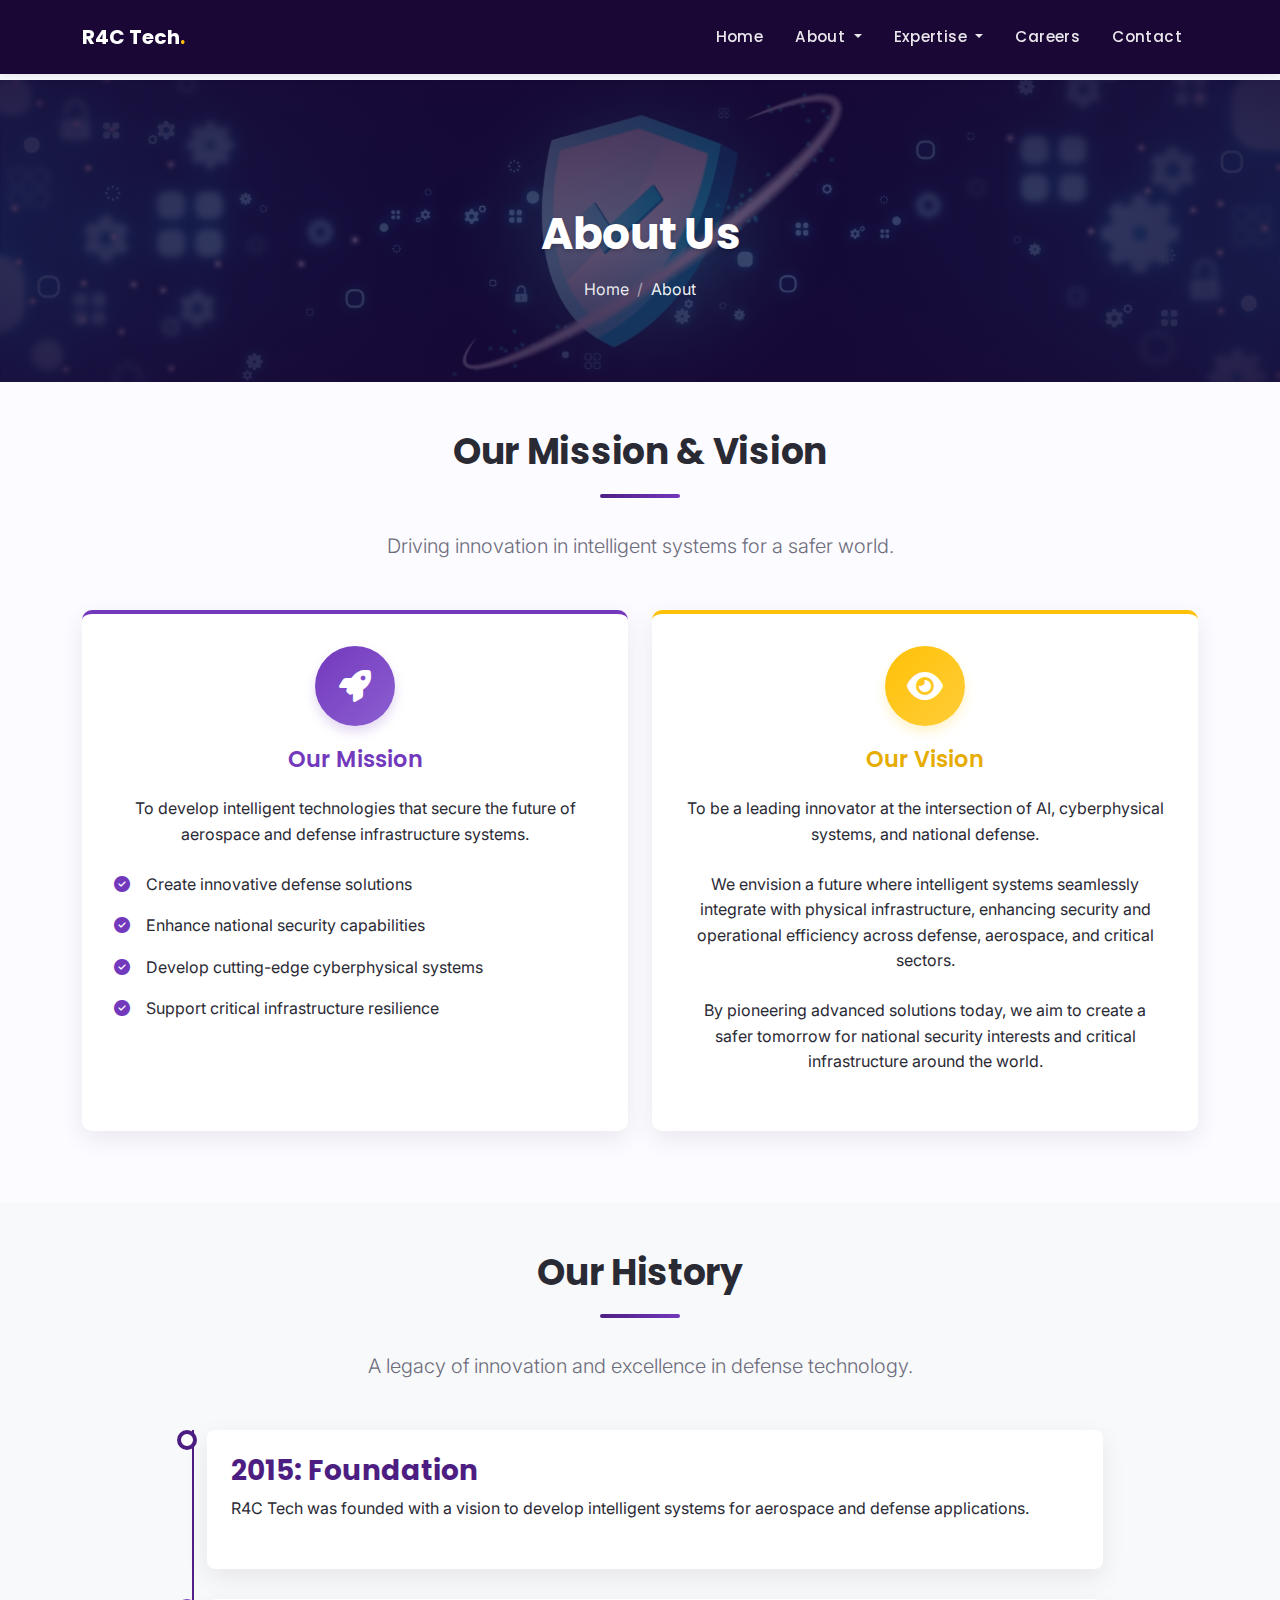
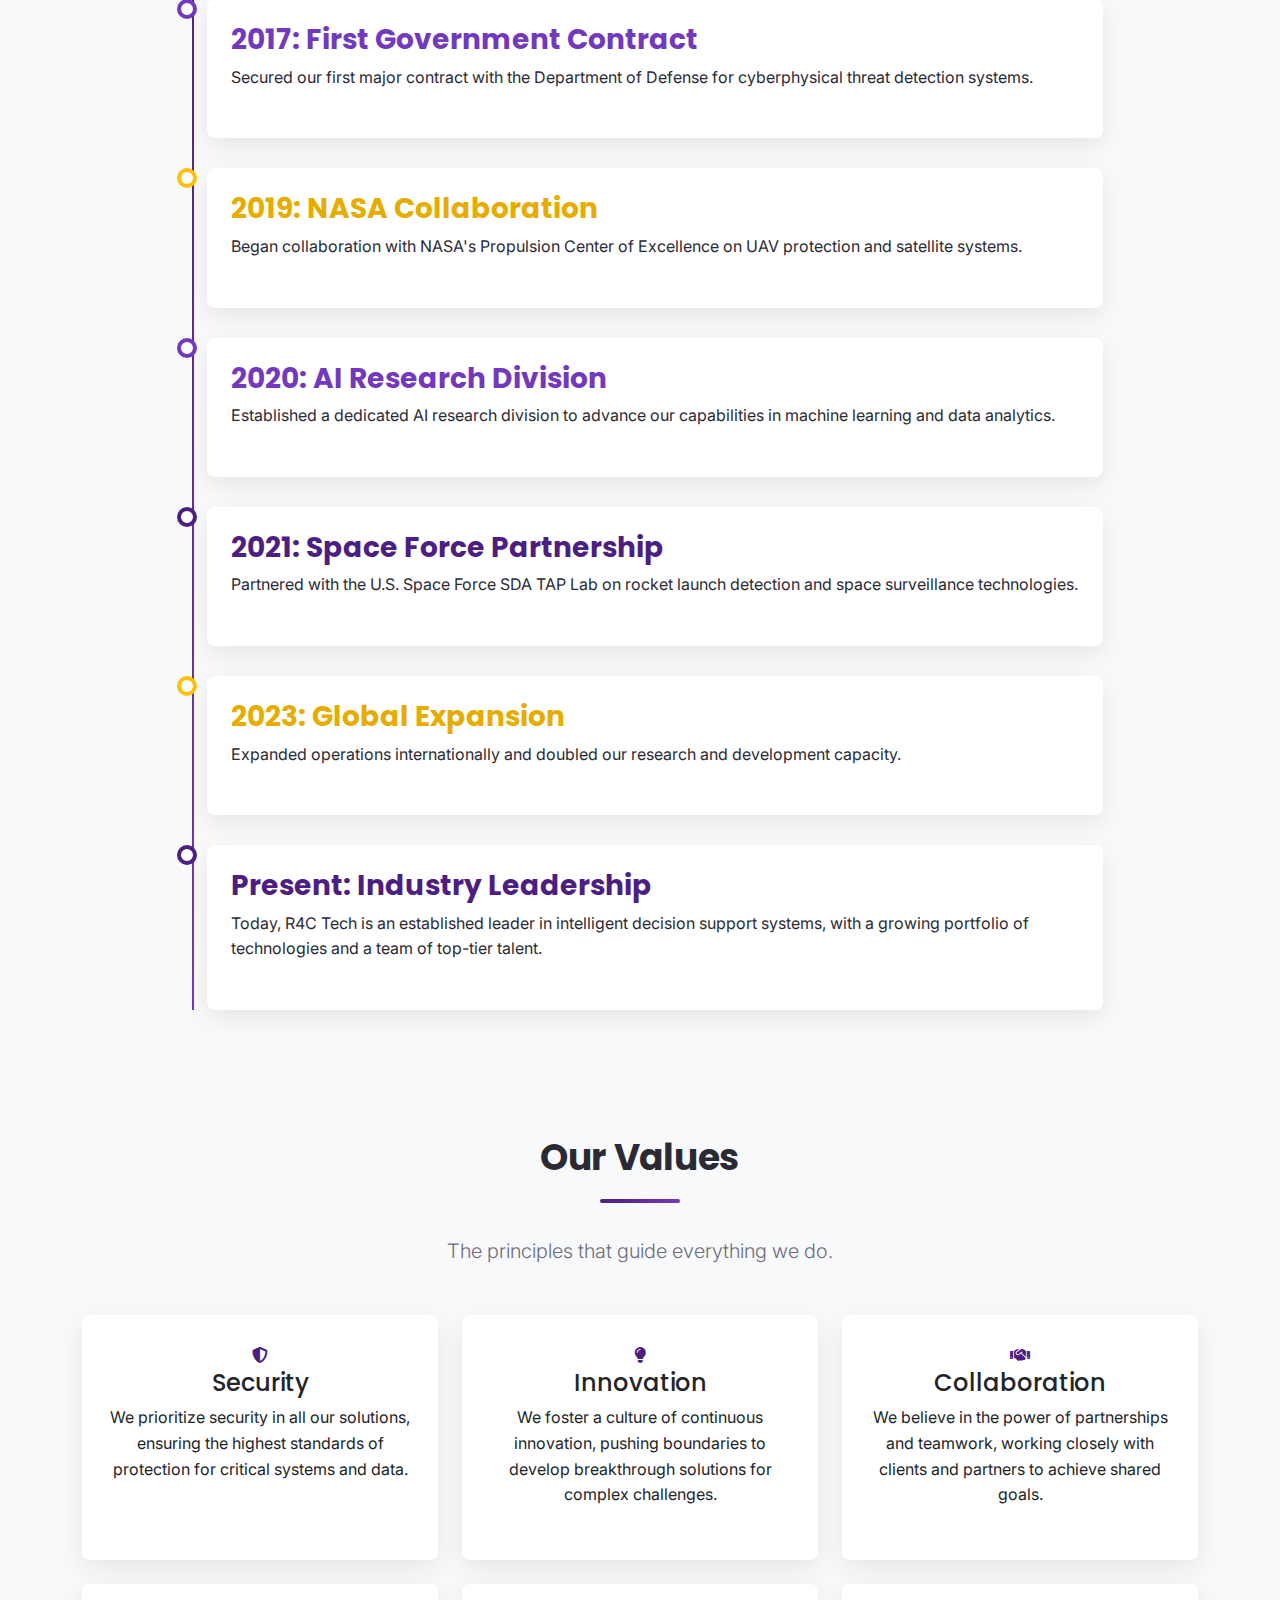
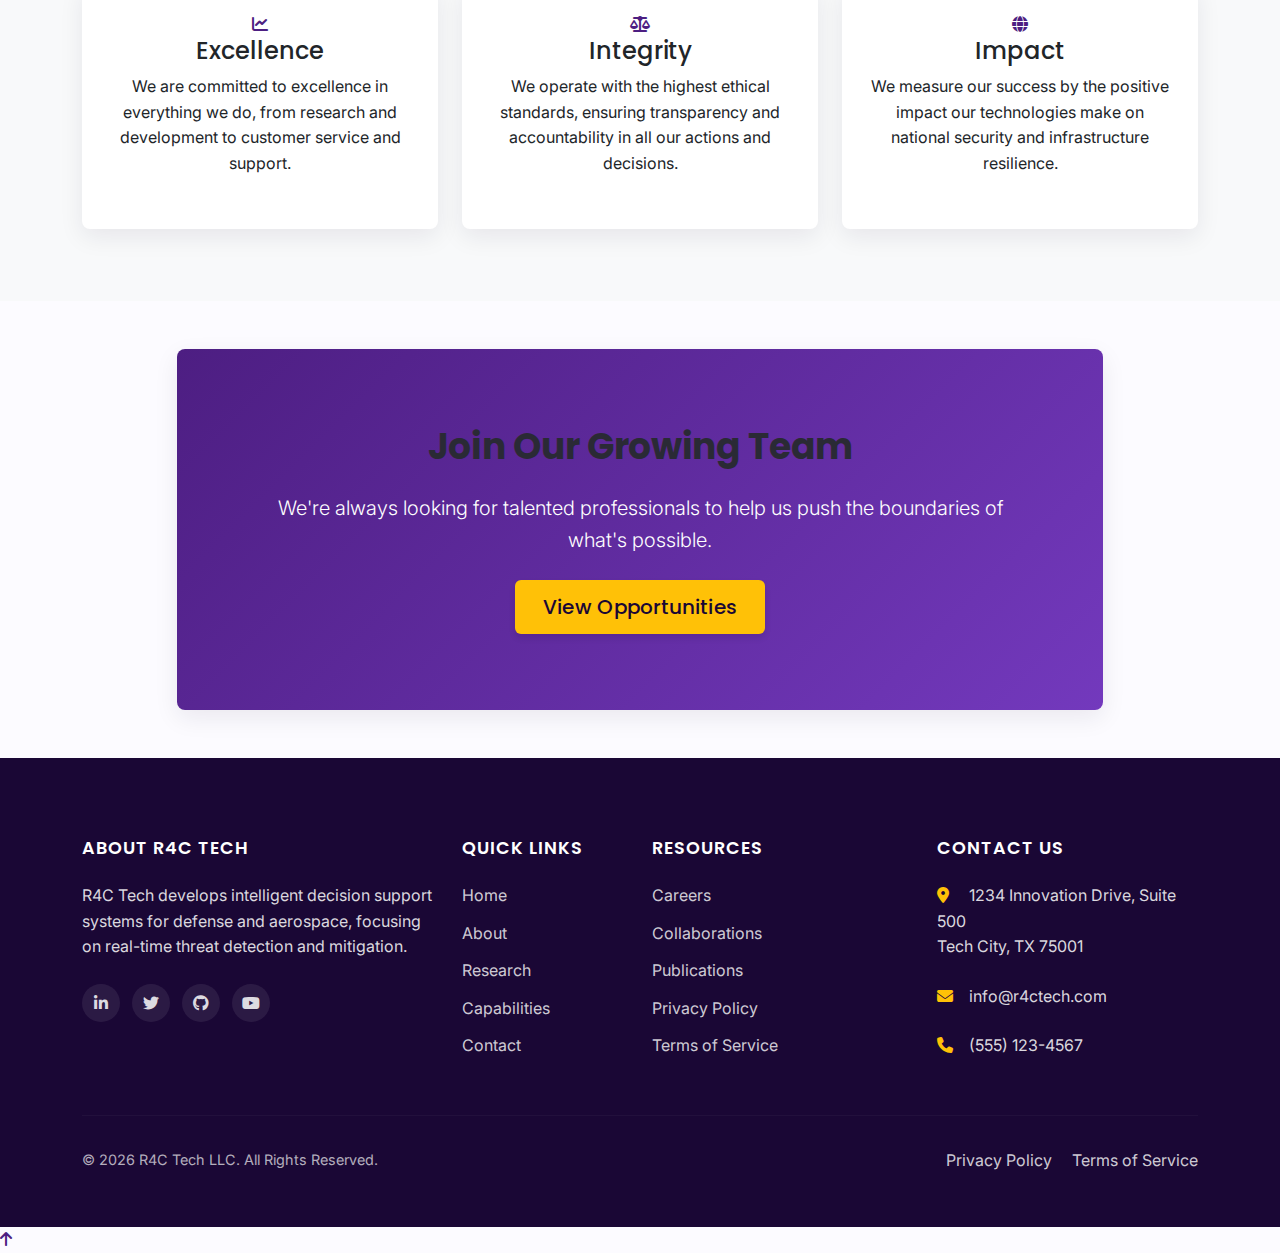
<file: about.html>
<!DOCTYPE html>
<html lang="en">
<head>
    <meta charset="UTF-8">
    <meta name="viewport" content="width=device-width, initial-scale=1.0">
    <title>About Us - R4C Tech</title>
    
    <!-- Meta tags for SEO -->
    <meta name="description" content="Learn about R4C Tech's mission, vision, history, and team. We develop intelligent decision support systems for defense and aerospace.">
    <meta name="keywords" content="R4C Tech, about us, mission, vision, team, defense technology company, aerospace systems">
    
    <!-- Favicon -->
    <link rel="apple-touch-icon" sizes="180x180" href="assets/favicon/apple-touch-icon.png">
    <link rel="icon" type="image/png" sizes="32x32" href="assets/favicon/favicon-32x32.png">
    <link rel="icon" type="image/png" sizes="16x16" href="assets/favicon/favicon-16x16.png">
    <link rel="manifest" href="assets/favicon/site.webmanifest">
    
    <!-- Bootstrap CSS -->
    <link href="https://cdn.jsdelivr.net/npm/bootstrap@5.3.0/dist/css/bootstrap.min.css" rel="stylesheet">
    
    <!-- Font Awesome -->
    <link rel="stylesheet" href="https://cdnjs.cloudflare.com/ajax/libs/font-awesome/6.4.0/css/all.min.css">
    
    <!-- Custom CSS -->
    <link rel="stylesheet" href="css/style.css">
    <link rel="stylesheet" href="css/components.css">
    <link rel="stylesheet" href="css/animation.css">
    
    <!-- Open Graph tags for social sharing -->
    <meta property="og:title" content="About Us - R4C Tech">
    <meta property="og:description" content="Learn about R4C Tech's mission, vision, history, and team. We develop intelligent decision support systems for defense and aerospace.">
    <meta property="og:image" content="images/og-image.jpg">
    <meta property="og:url" content="https://r4ctech.com/about.html">
    <meta property="og:type" content="website">
</head>
<body>
    <!-- Load Header -->
    <div id="header-container"></div>

    <!-- Page Header -->
    <header class="page-header cosmic-bg" data-parallax="0.5">
        <div id="particles-js" class="particles-background"></div>
        <div class="container">
            <div class="row">
                <div class="col-lg-8 mx-auto text-center">
                    <h1>About Us</h1>
                    <nav aria-label="breadcrumb">
                        <ol class="breadcrumb justify-content-center">
                            <li class="breadcrumb-item"><a href="index.html">Home</a></li>
                            <li class="breadcrumb-item active" aria-current="page">About</li>
                        </ol>
                    </nav>
                </div>
            </div>
        </div>
    </header>

    <!-- Mission & Vision Section -->
    <section class="py-5">
        <div class="container">
            <div class="section-heading text-center">
                <h2>Our Mission & Vision</h2>
                <span class="heading-line"></span>
                <p class="lead">Driving innovation in intelligent systems for a safer world.</p>
            </div>
            <div class="row">
                <div class="col-md-6 mb-4">
                    <div class="about-card mission-card">
                        <div class="about-card-header">
                            <div class="icon-container">
                                <i class="fas fa-rocket"></i>
                            </div>
                            <h3 class="about-card-title">Our Mission</h3>
                        </div>
                        <div class="about-card-body">
                            <p class="mission-statement">To develop intelligent technologies that secure the future of aerospace and defense infrastructure systems.</p>
                            <div class="mt-4">
                                <div class="d-flex align-items-start mb-3">
                                    <i class="fas fa-check-circle text-secondary mt-1 me-3"></i>
                                    <span>Create innovative defense solutions</span>
                                </div>
                                <div class="d-flex align-items-start mb-3">
                                    <i class="fas fa-check-circle text-secondary mt-1 me-3"></i>
                                    <span>Enhance national security capabilities</span>
                                </div>
                                <div class="d-flex align-items-start mb-3">
                                    <i class="fas fa-check-circle text-secondary mt-1 me-3"></i>
                                    <span>Develop cutting-edge cyberphysical systems</span>
                                </div>
                                <div class="d-flex align-items-start">
                                    <i class="fas fa-check-circle text-secondary mt-1 me-3"></i>
                                    <span>Support critical infrastructure resilience</span>
                                </div>
                            </div>
                        </div>
                    </div>
                </div>
                <div class="col-md-6 mb-4">
                    <div class="about-card vision-card">
                        <div class="about-card-header">
                            <div class="icon-container">
                                <i class="fas fa-eye"></i>
                            </div>
                            <h3 class="about-card-title">Our Vision</h3>
                        </div>
                        <div class="about-card-body">
                            <p class="vision-statement">To be a leading innovator at the intersection of AI, cyberphysical systems, and national defense.</p>
                            <p class="mt-3">We envision a future where intelligent systems seamlessly integrate with physical infrastructure, enhancing security and operational efficiency across defense, aerospace, and critical sectors.</p>
                            <p class="mt-3">By pioneering advanced solutions today, we aim to create a safer tomorrow for national security interests and critical infrastructure around the world.</p>
                        </div>
                    </div>
                </div>
            </div>
        </div>
    </section>

    <!-- Company History Section -->
    <section class="bg-light py-5">
        <div class="container">
            <div class="section-heading text-center">
                <h2>Our History</h2>
                <span class="heading-line"></span>
                <p class="lead">A legacy of innovation and excellence in defense technology.</p>
            </div>
            <div class="row">
                <div class="col-lg-10 mx-auto">
                    <div class="timeline">
                        <div class="timeline-item">
                            <div class="timeline-marker"></div>
                            <div class="timeline-content">
                                <h3 class="timeline-title">2015: Foundation</h3>
                                <p>R4C Tech was founded with a vision to develop intelligent systems for aerospace and defense applications.</p>
                            </div>
                        </div>
                        <div class="timeline-item">
                            <div class="timeline-marker"></div>
                            <div class="timeline-content">
                                <h3 class="timeline-title">2017: First Government Contract</h3>
                                <p>Secured our first major contract with the Department of Defense for cyberphysical threat detection systems.</p>
                            </div>
                        </div>
                        <div class="timeline-item">
                            <div class="timeline-marker"></div>
                            <div class="timeline-content">
                                <h3 class="timeline-title">2019: NASA Collaboration</h3>
                                <p>Began collaboration with NASA's Propulsion Center of Excellence on UAV protection and satellite systems.</p>
                            </div>
                        </div>
                        <div class="timeline-item">
                            <div class="timeline-marker"></div>
                            <div class="timeline-content">
                                <h3 class="timeline-title">2020: AI Research Division</h3>
                                <p>Established a dedicated AI research division to advance our capabilities in machine learning and data analytics.</p>
                            </div>
                        </div>
                        <div class="timeline-item">
                            <div class="timeline-marker"></div>
                            <div class="timeline-content">
                                <h3 class="timeline-title">2021: Space Force Partnership</h3>
                                <p>Partnered with the U.S. Space Force SDA TAP Lab on rocket launch detection and space surveillance technologies.</p>
                            </div>
                        </div>
                        <div class="timeline-item">
                            <div class="timeline-marker"></div>
                            <div class="timeline-content">
                                <h3 class="timeline-title">2023: Global Expansion</h3>
                                <p>Expanded operations internationally and doubled our research and development capacity.</p>
                            </div>
                        </div>
                        <div class="timeline-item">
                            <div class="timeline-marker"></div>
                            <div class="timeline-content">
                                <h3 class="timeline-title">Present: Industry Leadership</h3>
                                <p>Today, R4C Tech is an established leader in intelligent decision support systems, with a growing portfolio of technologies and a team of top-tier talent.</p>
                            </div>
                        </div>
                    </div>
                </div>
            </div>
        </div>
    </section>

    <!-- Team Section -->
    <!-- <section class="py-5">
        <div class="container">
            <div class="section-heading text-center">
                <h2>Our Team</h2>
                <span class="heading-line"></span>
                <p class="lead">Meet the experts driving innovation at R4C Tech.</p>
            </div>
            <div class="row" data-sequential-animation>
                <div class="col-lg-4 col-md-6 mb-4" data-animation-item>
                    <div class="team-card">
                        <div class="team-image">
                            <img src="images/team-placeholder-1.jpg" alt="Team Member 1" class="img-fluid">
                            <div class="social-overlay">
                                <a href="#" aria-label="LinkedIn"><i class="fab fa-linkedin-in"></i></a>
                                <a href="#" aria-label="Twitter"><i class="fab fa-twitter"></i></a>
                                <a href="#" aria-label="Email"><i class="fas fa-envelope"></i></a>
                            </div>
                        </div>
                        <h3 class="team-name">Dr. Sarah Johnson</h3>
                        <p class="team-position">Chief Technology Officer</p>
                        <p class="team-description">With 15+ years in aerospace engineering and AI systems, Sarah leads our technical strategy and innovation initiatives.</p>
                    </div>
                </div>
                <div class="col-lg-4 col-md-6 mb-4" data-animation-item>
                    <div class="team-card">
                        <div class="team-image">
                            <img src="images/team-placeholder-2.jpg" alt="Team Member 2" class="img-fluid">
                            <div class="social-overlay">
                                <a href="#" aria-label="LinkedIn"><i class="fab fa-linkedin-in"></i></a>
                                <a href="#" aria-label="Twitter"><i class="fab fa-twitter"></i></a>
                                <a href="#" aria-label="Email"><i class="fas fa-envelope"></i></a>
                            </div>
                        </div>
                        <h3 class="team-name">Michael Chen</h3>
                        <p class="team-position">Director of AI Research</p>
                        <p class="team-description">Michael spearheads our AI initiatives, bringing expertise in machine learning and data analytics for defense applications.</p>
                    </div>
                </div>
                <div class="col-lg-4 col-md-6 mb-4" data-animation-item>
                    <div class="team-card">
                        <div class="team-image">
                            <img src="images/team-placeholder-3.jpg" alt="Team Member 3" class="img-fluid">
                            <div class="social-overlay">
                                <a href="#" aria-label="LinkedIn"><i class="fab fa-linkedin-in"></i></a>
                                <a href="#" aria-label="Twitter"><i class="fab fa-twitter"></i></a>
                                <a href="#" aria-label="Email"><i class="fas fa-envelope"></i></a>
                            </div>
                        </div>
                        <h3 class="team-name">Dr. James Wilson</h3>
                        <p class="team-position">Lead Systems Architect</p>
                        <p class="team-description">A systems engineering expert with a background in aerospace and defense, James designs our integrated solutions architecture.</p>
                    </div>
                </div>
                <div class="col-lg-4 col-md-6 mb-4" data-animation-item>
                    <div class="team-card">
                        <div class="team-image">
                            <img src="images/team-placeholder-4.jpg" alt="Team Member 4" class="img-fluid">
                            <div class="social-overlay">
                                <a href="#" aria-label="LinkedIn"><i class="fab fa-linkedin-in"></i></a>
                                <a href="#" aria-label="Twitter"><i class="fab fa-twitter"></i></a>
                                <a href="#" aria-label="Email"><i class="fas fa-envelope"></i></a>
                            </div>
                        </div>
                        <h3 class="team-name">Dr. Emily Rodriguez</h3>
                        <p class="team-position">Senior Research Scientist</p>
                        <p class="team-description">Emily leads our signal processing research, developing innovative algorithms for threat detection systems.</p>
                    </div>
                </div>
                <div class="col-lg-4 col-md-6 mb-4" data-animation-item>
                    <div class="team-card">
                        <div class="team-image">
                            <img src="images/team-placeholder-5.jpg" alt="Team Member 5" class="img-fluid">
                            <div class="social-overlay">
                                <a href="#" aria-label="LinkedIn"><i class="fab fa-linkedin-in"></i></a>
                                <a href="#" aria-label="Twitter"><i class="fab fa-twitter"></i></a>
                                <a href="#" aria-label="Email"><i class="fas fa-envelope"></i></a>
                            </div>
                        </div>
                        <h3 class="team-name">Robert Kim</h3>
                        <p class="team-position">Director of Cybersecurity</p>
                        <p class="team-description">With experience in both government and private sectors, Robert ensures our systems meet the highest security standards.</p>
                    </div>
                </div>
                <div class="col-lg-4 col-md-6 mb-4" data-animation-item>
                    <div class="team-card">
                        <div class="team-image">
                            <img src="images/team-placeholder-6.jpg" alt="Team Member 6" class="img-fluid">
                            <div class="social-overlay">
                                <a href="#" aria-label="LinkedIn"><i class="fab fa-linkedin-in"></i></a>
                                <a href="#" aria-label="Twitter"><i class="fab fa-twitter"></i></a>
                                <a href="#" aria-label="Email"><i class="fas fa-envelope"></i></a>
                            </div>
                        </div>
                        <h3 class="team-name">Amanda Patel</h3>
                        <p class="team-position">Director of Business Development</p>
                        <p class="team-description">Amanda bridges technology and client needs, developing partnerships with government agencies and defense contractors.</p>
                    </div>
                </div>
            </div>
        </div>
    </section> -->

    <!-- Company Values Section -->
    <section class="bg-light py-5">
        <div class="container">
            <div class="section-heading text-center">
                <h2>Our Values</h2>
                <span class="heading-line"></span>
                <p class="lead">The principles that guide everything we do.</p>
            </div>
            <div class="row" data-sequential-animation>
                <div class="col-md-4 mb-4" data-animation-item>
                    <div class="card value-card h-100">
                        <div class="card-body text-center">
                            <div class="value-icon text-primary">
                                <i class="fas fa-shield-alt"></i>
                            </div>
                            <h3 class="value-title h4">Security</h3>
                            <p class="value-description">We prioritize security in all our solutions, ensuring the highest standards of protection for critical systems and data.</p>
                        </div>
                    </div>
                </div>
                <div class="col-md-4 mb-4" data-animation-item>
                    <div class="card value-card h-100">
                        <div class="card-body text-center">
                            <div class="value-icon text-primary">
                                <i class="fas fa-lightbulb"></i>
                            </div>
                            <h3 class="value-title h4">Innovation</h3>
                            <p class="value-description">We foster a culture of continuous innovation, pushing boundaries to develop breakthrough solutions for complex challenges.</p>
                        </div>
                    </div>
                </div>
                <div class="col-md-4 mb-4" data-animation-item>
                    <div class="card value-card h-100">
                        <div class="card-body text-center">
                            <div class="value-icon text-primary">
                                <i class="fas fa-handshake"></i>
                            </div>
                            <h3 class="value-title h4">Collaboration</h3>
                            <p class="value-description">We believe in the power of partnerships and teamwork, working closely with clients and partners to achieve shared goals.</p>
                        </div>
                    </div>
                </div>
                <div class="col-md-4 mb-4" data-animation-item>
                    <div class="card value-card h-100">
                        <div class="card-body text-center">
                            <div class="value-icon text-primary">
                                <i class="fas fa-chart-line"></i>
                            </div>
                            <h3 class="value-title h4">Excellence</h3>
                            <p class="value-description">We are committed to excellence in everything we do, from research and development to customer service and support.</p>
                        </div>
                    </div>
                </div>
                <div class="col-md-4 mb-4" data-animation-item>
                    <div class="card value-card h-100">
                        <div class="card-body text-center">
                            <div class="value-icon text-primary">
                                <i class="fas fa-balance-scale"></i>
                            </div>
                            <h3 class="value-title h4">Integrity</h3>
                            <p class="value-description">We operate with the highest ethical standards, ensuring transparency and accountability in all our actions and decisions.</p>
                        </div>
                    </div>
                </div>
                <div class="col-md-4 mb-4" data-animation-item>
                    <div class="card value-card h-100">
                        <div class="card-body text-center">
                            <div class="value-icon text-primary">
                                <i class="fas fa-globe"></i>
                            </div>
                            <h3 class="value-title h4">Impact</h3>
                            <p class="value-description">We measure our success by the positive impact our technologies make on national security and infrastructure resilience.</p>
                        </div>
                    </div>
                </div>
            </div>
        </div>
    </section>

    <!-- CTA Section -->
    <section class="cta-section py-5">
        <div class="container">
            <div class="row">
                <div class="col-lg-10 mx-auto">
                    <div class="card bg-gradient-primary text-white p-5">
                        <div class="card-body text-center">
                            <h2 class="mb-4">Join Our Growing Team</h2>
                            <p class="lead mb-4">We're always looking for talented professionals to help us push the boundaries of what's possible.</p>
                            <a href="careers.html" class="btn btn-accent btn-lg">View Opportunities</a>
                        </div>
                    </div>
                </div>
            </div>
        </div>
    </section>

    <!-- Load Footer -->
    <div id="footer-container"></div>

    <!-- Bootstrap Bundle with Popper -->
    <script src="https://cdn.jsdelivr.net/npm/bootstrap@5.3.0/dist/js/bootstrap.bundle.min.js"></script>
    
    <!-- jQuery -->
    <script src="https://code.jquery.com/jquery-3.6.0.min.js"></script>
    
    <!-- Custom JS -->
    <script src="js/main.js"></script>
    
    <!-- Load header and footer -->
    <script>
        $(function() {
            $("#header-container").load("header.html", function() {
                // Activate current page in navigation
                document.getElementById("nav-about").classList.add("active");
            });
            $("#footer-container").load("footer.html");
        });
    </script>
</body>
</html>
</file>
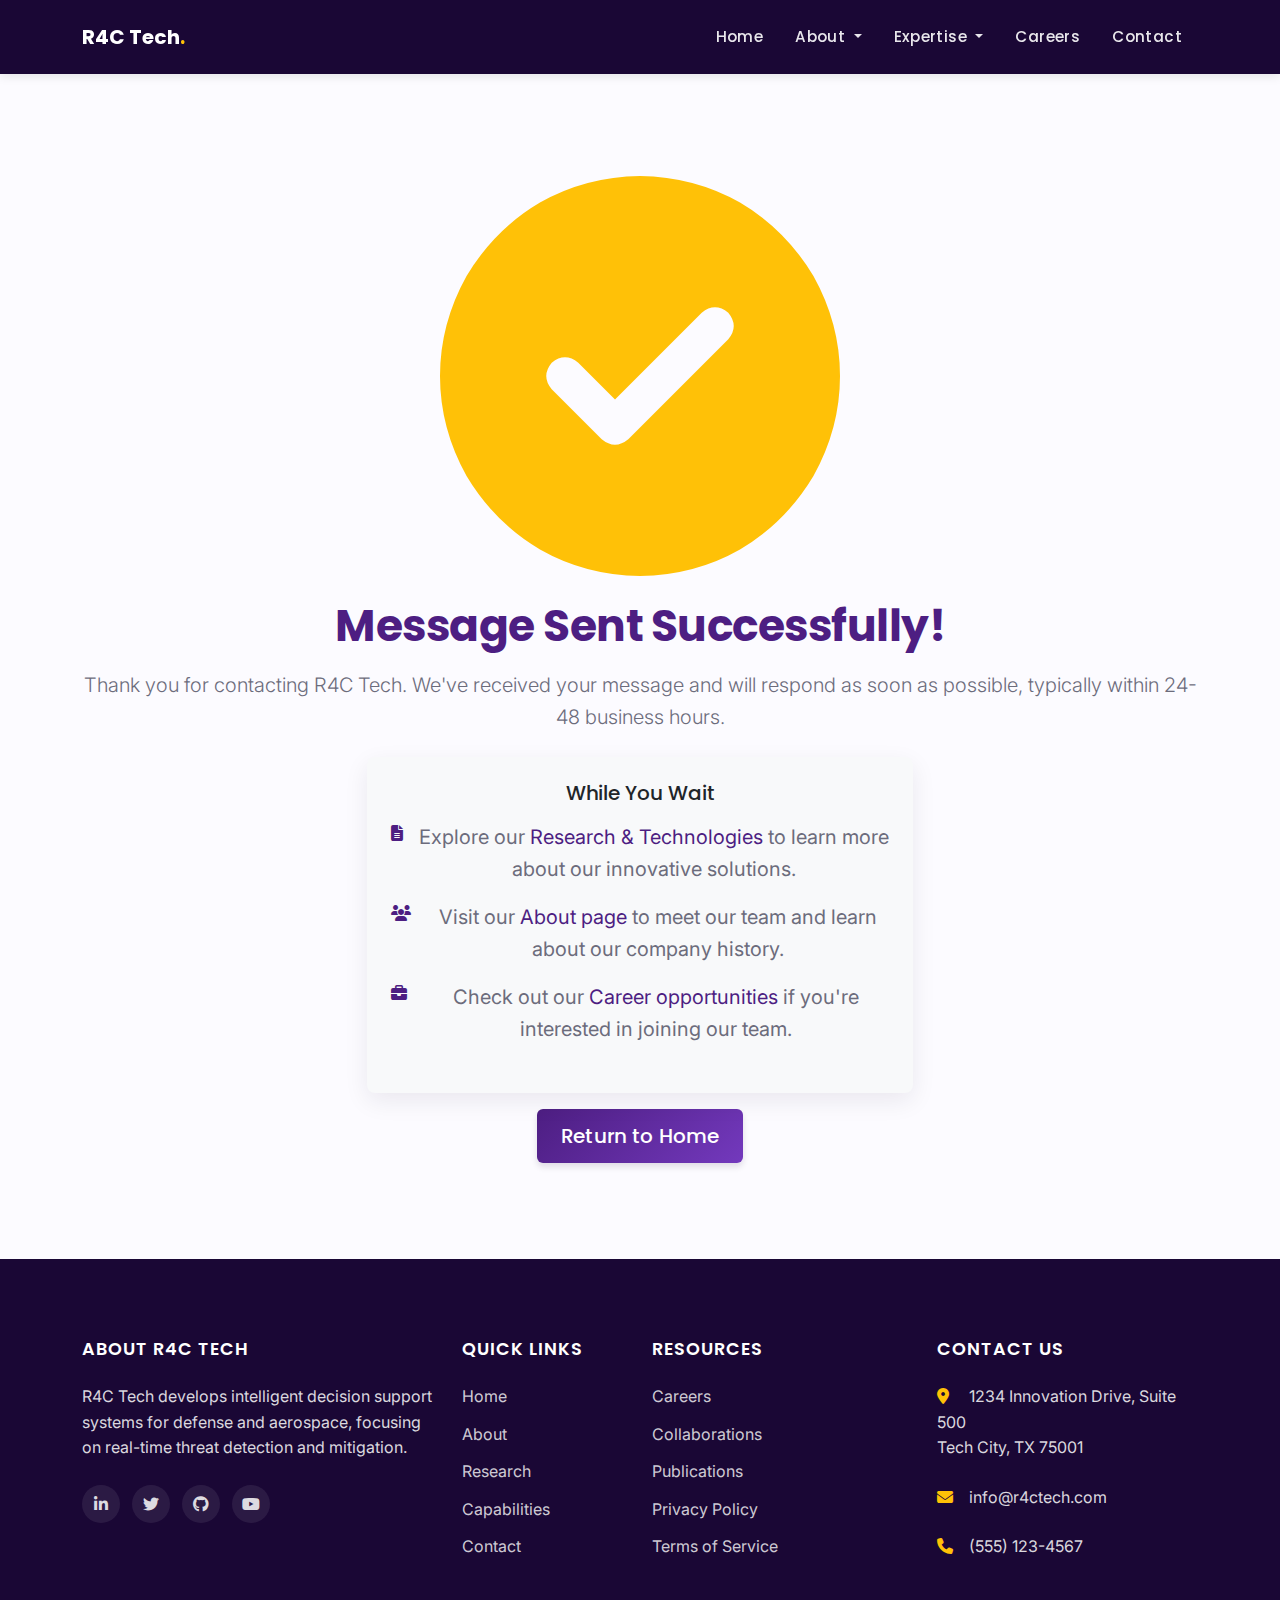
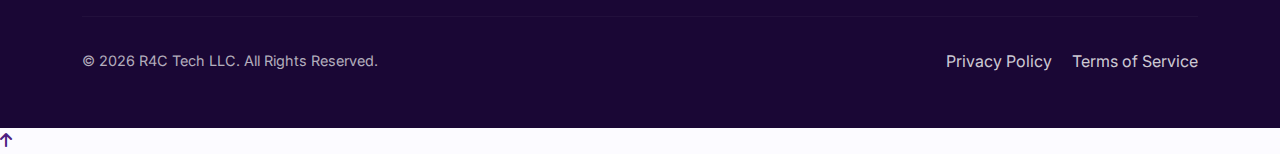
<file: contact-success.html>
<!DOCTYPE html>
<html lang="en">
<head>
    <meta charset="UTF-8">
    <meta name="viewport" content="width=device-width, initial-scale=1.0">
    <title>Message Sent - R4C Tech</title>
    
    <!-- Meta tags for SEO -->
    <meta name="description" content="Thank you for contacting R4C Tech. Your message has been successfully sent.">
    <meta name="keywords" content="R4C Tech, contact success, message sent, thank you">
    
    <!-- Favicon -->
    <link rel="apple-touch-icon" sizes="180x180" href="assets/favicon/apple-touch-icon.png">
    <link rel="icon" type="image/png" sizes="32x32" href="assets/favicon/favicon-32x32.png">
    <link rel="icon" type="image/png" sizes="16x16" href="assets/favicon/favicon-16x16.png">
    <link rel="manifest" href="assets/favicon/site.webmanifest">
    
    <!-- Bootstrap CSS -->
    <link href="https://cdn.jsdelivr.net/npm/bootstrap@5.3.0/dist/css/bootstrap.min.css" rel="stylesheet">
    
    <!-- Font Awesome -->
    <link rel="stylesheet" href="https://cdnjs.cloudflare.com/ajax/libs/font-awesome/6.4.0/css/all.min.css">
    
    <!-- Custom CSS -->
    <link rel="stylesheet" href="css/style.css">
    <link rel="stylesheet" href="css/components.css">
    <link rel="stylesheet" href="css/animation.css">
    
    <!-- Open Graph tags for social sharing -->
    <meta property="og:title" content="Message Sent - R4C Tech">
    <meta property="og:description" content="Thank you for contacting R4C Tech. Your message has been successfully sent.">
    <meta property="og:image" content="images/og-image.jpg">
    <meta property="og:url" content="https://r4ctech.com/contact-success.html">
    <meta property="og:type" content="website">
</head>
<body>
    <!-- Load Header -->
    <div id="header-container"></div>

    <!-- Success Section -->
    <section class="success-section py-5">
        <div class="container text-center py-5">
            <div class="success-icon mb-4">
                <i class="fas fa-check-circle fa-5x"></i>
            </div>
            <h1 class="mb-3">Message Sent Successfully!</h1>
            <p class="lead mb-4">Thank you for contacting R4C Tech. We've received your message and will respond as soon as possible, typically within 24-48 business hours.</p>
            <div class="row justify-content-center">
                <div class="col-md-6">
                    <div class="card bg-light p-4 mb-4">
                        <h3 class="h5 mb-3">While You Wait</h3>
                        <div class="d-flex align-items-start mb-3">
                            <i class="fas fa-file-alt text-primary me-3 mt-1"></i>
                            <p class="mb-0">Explore our <a href="research.html">Research & Technologies</a> to learn more about our innovative solutions.</p>
                        </div>
                        <div class="d-flex align-items-start mb-3">
                            <i class="fas fa-users text-primary me-3 mt-1"></i>
                            <p class="mb-0">Visit our <a href="about.html">About page</a> to meet our team and learn about our company history.</p>
                        </div>
                        <div class="d-flex align-items-start">
                            <i class="fas fa-briefcase text-primary me-3 mt-1"></i>
                            <p class="mb-0">Check out our <a href="careers.html">Career opportunities</a> if you're interested in joining our team.</p>
                        </div>
                    </div>
                </div>
            </div>
            <a href="index.html" class="btn btn-primary btn-lg px-4 mt-3">Return to Home</a>
        </div>
    </section>

    <!-- Load Footer -->
    <div id="footer-container"></div>

    <!-- Bootstrap Bundle with Popper -->
    <script src="https://cdn.jsdelivr.net/npm/bootstrap@5.3.0/dist/js/bootstrap.bundle.min.js"></script>
    
    <!-- jQuery -->
    <script src="https://code.jquery.com/jquery-3.6.0.min.js"></script>
    
    <!-- Custom JS -->
    <script src="js/main.js"></script>
    
    <!-- Load header and footer -->
    <script>
        $(function() {
            $("#header-container").load("header.html");
            $("#footer-container").load("footer.html");
        });
    </script>
</body>
</html>
</file>
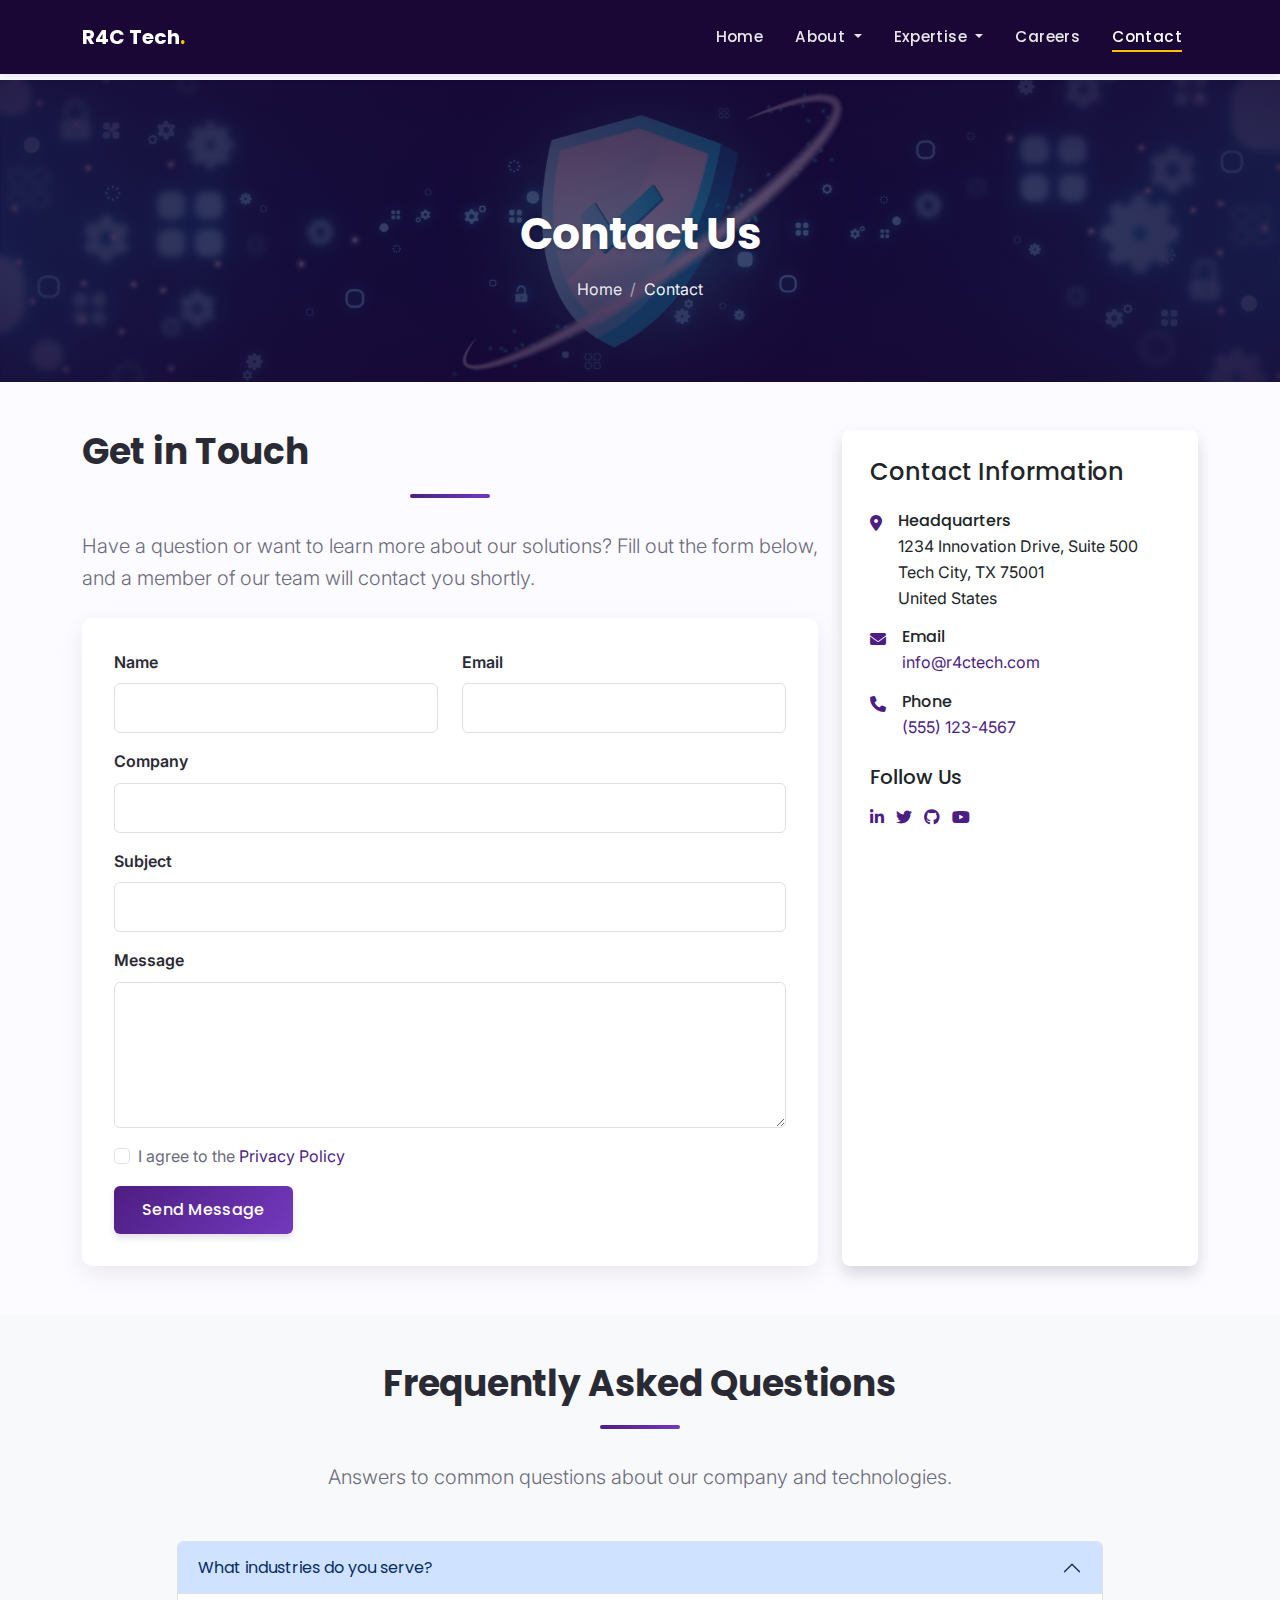
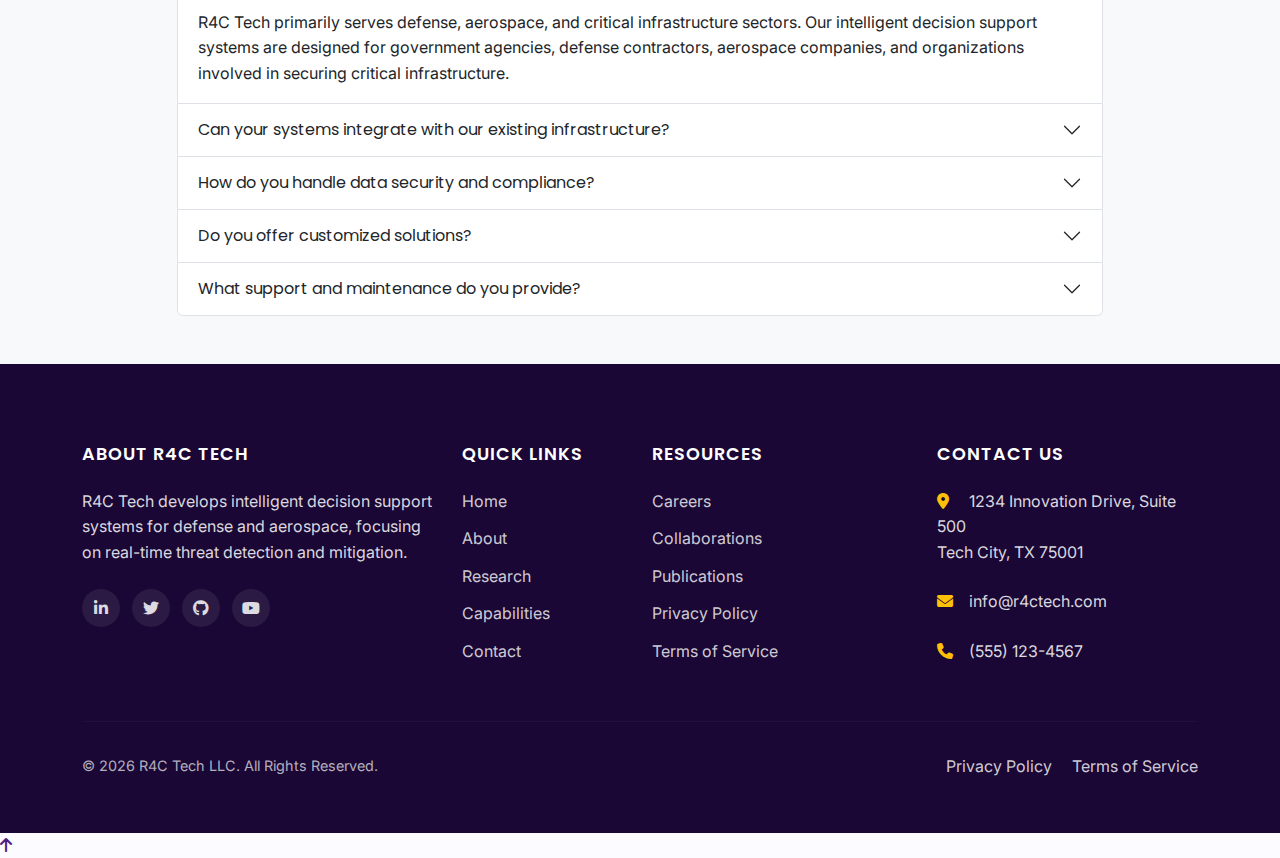
<file: contact.html>
<!DOCTYPE html>
<html lang="en">
<head>
    <meta charset="UTF-8">
    <meta name="viewport" content="width=device-width, initial-scale=1.0">
    <title>Contact Us - R4C Tech</title>
    
    <!-- Meta tags for SEO -->
    <meta name="description" content="Contact R4C Tech for information about our intelligent decision support systems for defense and aerospace. Get in touch with our team.">
    <meta name="keywords" content="R4C Tech, contact, support, inquiries, defense technology, aerospace systems">
    
    <!-- Favicon -->
    <link rel="apple-touch-icon" sizes="180x180" href="assets/favicon/apple-touch-icon.png">
    <link rel="icon" type="image/png" sizes="32x32" href="assets/favicon/favicon-32x32.png">
    <link rel="icon" type="image/png" sizes="16x16" href="assets/favicon/favicon-16x16.png">
    <link rel="manifest" href="assets/favicon/site.webmanifest">
    
    <!-- Bootstrap CSS -->
    <link href="https://cdn.jsdelivr.net/npm/bootstrap@5.3.0/dist/css/bootstrap.min.css" rel="stylesheet">
    
    <!-- Font Awesome -->
    <link rel="stylesheet" href="https://cdnjs.cloudflare.com/ajax/libs/font-awesome/6.4.0/css/all.min.css">
    
    <!-- Custom CSS -->
    <link rel="stylesheet" href="css/style.css">
    <link rel="stylesheet" href="css/components.css">
    <link rel="stylesheet" href="css/animation.css">
    
    <!-- Open Graph tags for social sharing -->
    <meta property="og:title" content="Contact Us - R4C Tech">
    <meta property="og:description" content="Contact R4C Tech for information about our intelligent decision support systems for defense and aerospace. Get in touch with our team.">
    <meta property="og:image" content="images/og-image.jpg">
    <meta property="og:url" content="https://r4ctech.com/contact.html">
    <meta property="og:type" content="website">
</head>
<body>
    <!-- Load Header -->
    <div id="header-container"></div>

    <!-- Page Header -->
    <header class="page-header cosmic-bg" data-parallax="0.5">
        <div id="particles-js" class="particles-background"></div>
        <div class="container">
            <div class="row">
                <div class="col-lg-8 mx-auto text-center">
                    <h1>Contact Us</h1>
                    <nav aria-label="breadcrumb">
                        <ol class="breadcrumb justify-content-center">
                            <li class="breadcrumb-item"><a href="index.html">Home</a></li>
                            <li class="breadcrumb-item active" aria-current="page">Contact</li>
                        </ol>
                    </nav>
                </div>
            </div>
        </div>
    </header>

    <!-- Contact Form Section -->
    <section class="py-5">
        <div class="container">
            <div class="row">
                <div class="col-lg-8 mb-5 mb-lg-0">
                    <div class="section-heading mb-4">
                        <h2>Get in Touch</h2>
                        <span class="heading-line"></span>
                        <p class="lead">Have a question or want to learn more about our solutions? Fill out the form below, and a member of our team will contact you shortly.</p>
                    </div>
                    <div class="contact-form">
                        <form action="https://formsubmit.co/khotshubham393@gmail.com" method="POST" class="needs-validation" novalidate>
                            <input type="hidden" name="_next" value="https://shubham-393.github.io/r4c_company_website/contact-success.html">

                            <input type="hidden" name="_captcha" value="false">
                            <div class="row">
                                <div class="col-md-6 mb-3">
                                    <label for="name" class="form-label">Name</label>
                                    <input type="text" class="form-control" id="name" name="name" required>
                                    <div class="invalid-feedback">
                                        Please provide your name.
                                    </div>
                                </div>
                                <div class="col-md-6 mb-3">
                                    <label for="email" class="form-label">Email</label>
                                    <input type="email" class="form-control" id="email" name="email" required>
                                    <div class="invalid-feedback">
                                        Please provide a valid email address.
                                    </div>
                                </div>
                            </div>
                            <div class="mb-3">
                                <label for="company" class="form-label">Company</label>
                                <input type="text" class="form-control" id="company" name="company">
                            </div>
                            <div class="mb-3">
                                <label for="subject" class="form-label">Subject</label>
                                <input type="text" class="form-control" id="subject" name="subject" required>
                                <div class="invalid-feedback">
                                    Please provide a subject.
                                </div>
                            </div>
                            <div class="mb-3">
                                <label for="message" class="form-label">Message</label>
                                <textarea class="form-control" id="message" name="message" rows="5" required></textarea>
                                <div class="invalid-feedback">
                                    Please provide a message.
                                </div>
                            </div>
                            <div class="mb-3 form-check">
                                <input type="checkbox" class="form-check-input" id="privacy" required>
                                <label class="form-check-label" for="privacy">I agree to the <a href="#">Privacy Policy</a></label>
                                <div class="invalid-feedback">
                                    You must agree to our Privacy Policy.
                                </div>
                            </div>
                            <button type="submit" class="btn btn-primary">Send Message</button>
                        </form>
                    </div>
                </div>
                <div class="col-lg-4">
                    <div class="card h-100 border-0 shadow">
                        <div class="card-body">
                            <h3 class="h4 mb-4">Contact Information</h3>
                            <div class="contact-info mb-4">
                                <div class="mb-3">
                                    <div class="d-flex">
                                        <div class="me-3 text-primary">
                                            <i class="fas fa-map-marker-alt"></i>
                                        </div>
                                        <div>
                                            <h5 class="h6 mb-1">Headquarters</h5>
                                            <p class="mb-0">
                                                1234 Innovation Drive, Suite 500<br>
                                                Tech City, TX 75001<br>
                                                United States
                                            </p>
                                        </div>
                                    </div>
                                </div>
                                <div class="mb-3">
                                    <div class="d-flex">
                                        <div class="me-3 text-primary">
                                            <i class="fas fa-envelope"></i>
                                        </div>
                                        <div>
                                            <h5 class="h6 mb-1">Email</h5>
                                            <p class="mb-0">
                                                <a href="mailto:info@r4ctech.com">info@r4ctech.com</a>
                                            </p>
                                        </div>
                                    </div>
                                </div>
                                <div class="mb-3">
                                    <div class="d-flex">
                                        <div class="me-3 text-primary">
                                            <i class="fas fa-phone"></i>
                                        </div>
                                        <div>
                                            <h5 class="h6 mb-1">Phone</h5>
                                            <p class="mb-0">
                                                <a href="tel:+15551234567">(555) 123-4567</a>
                                            </p>
                                        </div>
                                    </div>
                                </div>
                            </div>
                            <h4 class="h5 mb-3">Follow Us</h4>
                            <div class="social-links">
                                <a href="#" class="me-2" aria-label="LinkedIn"><i class="fab fa-linkedin-in"></i></a>
                                <a href="#" class="me-2" aria-label="Twitter"><i class="fab fa-twitter"></i></a>
                                <a href="#" class="me-2" aria-label="GitHub"><i class="fab fa-github"></i></a>
                                <a href="#" aria-label="YouTube"><i class="fab fa-youtube"></i></a>
                            </div>
                        </div>
                    </div>
                </div>
            </div>
        </div>
    </section>

    <!-- FAQ Section -->
    <section class="bg-light py-5">
        <div class="container">
            <div class="section-heading text-center">
                <h2>Frequently Asked Questions</h2>
                <span class="heading-line"></span>
                <p class="lead">Answers to common questions about our company and technologies.</p>
            </div>
            <div class="row justify-content-center">
                <div class="col-lg-10">
                    <div class="accordion" id="faqAccordion">
                        <div class="accordion-item">
                            <h2 class="accordion-header" id="headingOne">
                                <button class="accordion-button" type="button" data-bs-toggle="collapse" data-bs-target="#collapseOne" aria-expanded="true" aria-controls="collapseOne">
                                    What industries do you serve?
                                </button>
                            </h2>
                            <div id="collapseOne" class="accordion-collapse collapse show" aria-labelledby="headingOne" data-bs-parent="#faqAccordion">
                                <div class="accordion-body">
                                    R4C Tech primarily serves defense, aerospace, and critical infrastructure sectors. Our intelligent decision support systems are designed for government agencies, defense contractors, aerospace companies, and organizations involved in securing critical infrastructure.
                                </div>
                            </div>
                        </div>
                        <div class="accordion-item">
                            <h2 class="accordion-header" id="headingTwo">
                                <button class="accordion-button collapsed" type="button" data-bs-toggle="collapse" data-bs-target="#collapseTwo" aria-expanded="false" aria-controls="collapseTwo">
                                    Can your systems integrate with our existing infrastructure?
                                </button>
                            </h2>
                            <div id="collapseTwo" class="accordion-collapse collapse" aria-labelledby="headingTwo" data-bs-parent="#faqAccordion">
                                <div class="accordion-body">
                                    Yes, our systems are designed with interoperability in mind. We specialize in systems integration and can adapt our solutions to work with your existing infrastructure. Our team will conduct a thorough assessment of your current systems to ensure smooth integration with minimal disruption.
                                </div>
                            </div>
                        </div>
                        <div class="accordion-item">
                            <h2 class="accordion-header" id="headingThree">
                                <button class="accordion-button collapsed" type="button" data-bs-toggle="collapse" data-bs-target="#collapseThree" aria-expanded="false" aria-controls="collapseThree">
                                    How do you handle data security and compliance?
                                </button>
                            </h2>
                            <div id="collapseThree" class="accordion-collapse collapse" aria-labelledby="headingThree" data-bs-parent="#faqAccordion">
                                <div class="accordion-body">
                                    Security is our top priority. We adhere to the highest standards for data protection, including CMMC, NIST, and other relevant frameworks. Our systems are designed with security in mind from the ground up, and we regularly undergo security audits and assessments to ensure compliance with industry regulations.
                                </div>
                            </div>
                        </div>
                        <div class="accordion-item">
                            <h2 class="accordion-header" id="headingFour">
                                <button class="accordion-button collapsed" type="button" data-bs-toggle="collapse" data-bs-target="#collapseFour" aria-expanded="false" aria-controls="collapseFour">
                                    Do you offer customized solutions?
                                </button>
                            </h2>
                            <div id="collapseFour" class="accordion-collapse collapse" aria-labelledby="headingFour" data-bs-parent="#faqAccordion">
                                <div class="accordion-body">
                                    Absolutely. We recognize that each client has unique needs and challenges. Our team works closely with clients to understand their specific requirements and develop tailored solutions that address their particular objectives. We offer various levels of customization, from minor adjustments to fully bespoke systems.
                                </div>
                            </div>
                        </div>
                        <div class="accordion-item">
                            <h2 class="accordion-header" id="headingFive">
                                <button class="accordion-button collapsed" type="button" data-bs-toggle="collapse" data-bs-target="#collapseFive" aria-expanded="false" aria-controls="collapseFive">
                                    What support and maintenance do you provide?
                                </button>
                            </h2>
                            <div id="collapseFive" class="accordion-collapse collapse" aria-labelledby="headingFive" data-bs-parent="#faqAccordion">
                                <div class="accordion-body">
                                    We offer comprehensive support and maintenance for all our systems. This includes regular updates, technical support, troubleshooting, and system optimization. Our support packages can be tailored to meet your specific needs, with options for 24/7 support, on-site assistance, and dedicated support teams for critical applications.
                                </div>
                            </div>
                        </div>
                    </div>
                </div>
            </div>
        </div>
    </section>

    <!-- Load Footer -->
    <div id="footer-container"></div>

    <!-- Bootstrap Bundle with Popper -->
    <script src="https://cdn.jsdelivr.net/npm/bootstrap@5.3.0/dist/js/bootstrap.bundle.min.js"></script>
    
    <!-- jQuery -->
    <script src="https://code.jquery.com/jquery-3.6.0.min.js"></script>
    
    <!-- Custom JS -->
    <script src="js/main.js"></script>
    
    <!-- Load header and footer -->
    <script>
        $(function() {
            $("#header-container").load("header.html", function() {
                // Activate current page in navigation
                document.getElementById("nav-contact").classList.add("active");
            });
            $("#footer-container").load("footer.html");
        });
    </script>
</body>
</html>
</file>
<file: css/style.css>
@import url('variables.css');
@import url('https://fonts.googleapis.com/css2?family=Inter:wght@300;400;500;600;700&family=Poppins:wght@400;500;600;700&display=swap');

/* Base styles */
body {
  font-family: var(--font-family-base);
  font-size: var(--font-size-base);
  line-height: var(--line-height-base);
  color: var(--text-color);
  background-color: var(--body-bg);
  overflow-x: hidden;
  padding-top: var(--navbar-height);
}

h1, h2, h3, h4, h5, h6 {
  font-family: var(--font-family-headings);
  font-weight: 700;
  line-height: 1.2;
  margin-bottom: 1rem;
  
  color: var(--text-color);
}

h1 {
  font-size: 2.75rem;
  letter-spacing: -0.5px;
}

h2 {
  font-size: 2.25rem;
  letter-spacing: -0.3px;
}

h3 {
  font-size: 1.75rem;
}

h4 {
  font-size: 1.5rem;
}

h5 {
  font-size: 1.25rem;
}

h6 {
  font-size: 1rem;
}

p {
  margin-bottom: 1.5rem;
}

a {
  color: var(--primary);
  text-decoration: none;
  transition: var(--transition-base);
}

a:hover {
  color: var(--primary-light);
  text-decoration: none;
}

.btn {
  font-family: var(--font-family-headings);
  font-weight: 500;
  padding: 0.75rem 1.75rem;
  border-radius: 6px;
  transition: var(--transition-base);
  box-shadow: 0 4px 6px rgba(26, 7, 53, .12);
  letter-spacing: 0.3px;
}

.btn:hover {
  transform: translateY(-2px);
  box-shadow: 0 6px 12px rgba(26, 7, 53, .2);
}

.btn:active {
  transform: translateY(0);
  box-shadow: 0 2px 4px rgba(26, 7, 53, .1);
}

.btn-primary {
  background: var(--primary-gradient);
  border: none;
  color: var(--white);
}

.btn-primary:hover, .btn-primary:focus {
  background: linear-gradient(135deg, #3f1773, #622aa5);
  color: var(--white);
}

.btn-accent {
  background-color: var(--accent);
  border: none;
  color: var(--dark);
}

.btn-accent:hover, .btn-accent:focus {
  background-color: #e6ac00;
  color: var(--dark);
}

.btn-outline-primary {
  border: 2px solid var(--primary);
  background: transparent;
  color: var(--primary);
}

.btn-outline-primary:hover {
  background-color: var(--primary);
  color: var(--white);
}

.text-primary {
  color: var(--primary) !important;
}

.text-secondary {
  color: var(--primary-light) !important;
}

.text-tertiary {
  color: var(--primary-dark) !important;
}

.text-accent {
  color: var(--accent) !important;
}

.bg-primary {
  background-color: var(--primary) !important;
}

.bg-secondary {
  background-color: var(--primary-light) !important;
}

.bg-tertiary {
  background-color: var(--primary-dark) !important;
}

.bg-gradient-primary {
  background: var(--primary-gradient);
}

.section-heading {
  position: relative;
  margin-bottom: 3rem;
}

.section-heading h2 {
  position: relative;
  z-index: 1;
  display: inline-block;
  margin-bottom: 1.25rem;
  font-weight: 700;
}

.section-heading .heading-line {
  display: block;
  width: 80px;
  height: 4px;
  margin: 0 auto 2rem;
  background: var(--primary-gradient);
  border-radius: 2px;
}

.section-heading.text-center .heading-line {
  margin: 0 auto 2rem;
}

.section-heading p.lead {
  font-size: 1.25rem;
  color: var(--text-muted);
}

img {
  max-width: 100%;
  height: auto;
}

section {
  padding: 5rem 0;
  position: relative;
}

.overlay {
  position: absolute;
  top: 0;
  left: 0;
  right: 0;
  bottom: 0;
  background-color: rgba(26, 7, 53, 0.75);
  z-index: 1;
}

.content-wrapper {
  position: relative;
  z-index: 2;
}

.card {
  border: none;
  border-radius: var(--border-radius-lg);
  box-shadow: var(--box-shadow);
  transition: var(--transition-base);
  height: 100%;
  overflow: hidden;
}

.card:hover {
  transform: translateY(-5px);
  box-shadow: var(--box-shadow-lg);
}

.card .card-body {
  padding: 1.75rem;
}

.card .card-title {
  font-weight: 600;
  margin-bottom: 1rem;
}

/* Navbar */
.navbar {
  padding: var(--navbar-padding-y) 0;
  background-color: var(--dark);
  transition: var(--transition-base);
  box-shadow: 0 2px 10px rgba(0, 0, 0, 0.1);
  position: fixed;
  top: 0;
  left: 0;
  right: 0;
  width: 100%;
  z-index: 1030;
}

.navbar.navbar-shrink {
  padding: 0.5rem 0;
  background-color: rgba(26, 7, 53, 0.98);
  box-shadow: 0 0.25rem 1rem rgba(0, 0, 0, 0.15);
}

.navbar .navbar-brand {
  font-family: var(--font-family-headings);
  font-weight: 700;
  color: var(--white);
}

.navbar .navbar-brand img {
  transition: var(--transition-base);
  height: 40px;
}

.navbar .navbar-toggler {
  border: none;
  padding: 0.25rem 0.5rem;
}

.navbar .navbar-toggler:focus {
  box-shadow: none;
  outline: none;
}

.navbar .nav-link {
  font-family: var(--font-family-headings);
  font-weight: 500;
  font-size: 0.95rem;
  letter-spacing: 0.4px;
  padding: 0.5rem 1rem !important;
  color: rgba(255, 255, 255, 0.9);
  position: relative;
}

.navbar .nav-link:hover {
  color: var(--white);
}

.navbar .nav-link.active {
  color: var(--white);
}

.navbar .nav-link.active:after {
  content: '';
  position: absolute;
  left: 1rem;
  right: 1rem;
  bottom: 0.3rem;
  height: 2px;
  background-color: var(--accent);
}

/* Hero section */
.hero-section {
  position: relative;
  min-height: 700px;
  padding-top: 120px;
  padding-bottom: 100px;
  display: flex;
  align-items: center;
  background: url('../images/hero-bg.jpg') center center no-repeat;
  background-size: cover;
  background-attachment: fixed;
  margin-top: 0;
}

.hero-section:before {
  content: '';
  position: absolute;
  top: 0;
  left: 0;
  width: 100%;
  height: 100%;
  background: linear-gradient(rgba(26, 7, 53, 0.85), rgba(26, 7, 53, 0.75));
}

.hero-section .hero-content {
  position: relative;
  z-index: 2;
  padding: 3rem 0;
}

.hero-section .hero-content h1 {
  font-size: 3.5rem;
  font-weight: 700;
  line-height: 1.2;
  margin-bottom: 1.5rem;
  color: var(--white);
}

.hero-section .hero-content p {
  font-size: 1.2rem;
  line-height: 1.8;
  margin-bottom: 2rem;
  color: rgba(255, 255, 255, 0.9);
}

/* Page header */
.page-header {
  padding: 8rem 0 5rem;
  position: relative;
  background: url('../images/header-bg.jpg') center center no-repeat;
  background-size: cover;
  margin-top: 0;
}

.page-header:before {
  content: '';
  position: absolute;
  top: 0;
  left: 0;
  width: 100%;
  height: 100%;
  background: linear-gradient(rgba(26, 7, 53, 0.85), rgba(26, 7, 53, 0.75));
}

.page-header .container {
  position: relative;
  z-index: 2;
}

.page-header h1 {
  color: var(--white);
  font-weight: 700;
  margin-bottom: 1rem;
  text-shadow: 0 2px 4px rgba(0, 0, 0, 0.2);
}

.page-header .breadcrumb {
  background: transparent;
  padding: 0;
  margin-bottom: 0;
}

.page-header .breadcrumb-item {
  color: rgba(255, 255, 255, 0.8);
}

.page-header .breadcrumb-item a {
  color: rgba(255, 255, 255, 0.9);
}

.page-header .breadcrumb-item a:hover {
  color: var(--white);
}

.page-header .breadcrumb-item.active {
  color: rgba(255, 255, 255, 0.95);
}

.page-header .breadcrumb-item+.breadcrumb-item::before {
  color: rgba(255, 255, 255, 0.5);
}

/* Footer */
.footer {
  background-color: var(--dark);
  color: rgba(255, 255, 255, 0.85);
  position: relative;
  padding: 5rem 0 2rem;
}

.footer h5 {
  color: var(--white);
  font-size: 1.1rem;
  font-weight: 600;
  text-transform: uppercase;
  letter-spacing: 1px;
  margin-bottom: 1.5rem;
}

.footer .footer-link {
  color: rgba(255, 255, 255, 0.8);
  transition: var(--transition-base);
  display: block;
  margin-bottom: 0.75rem;
}

.footer .footer-link:hover {
  color: var(--accent);
  text-decoration: none;
  transform: translateX(5px);
}

.footer .social-links a {
  display: inline-flex;
  align-items: center;
  justify-content: center;
  width: 38px;
  height: 38px;
  border-radius: 50%;
  background-color: rgba(255, 255, 255, 0.08);
  color: rgba(255, 255, 255, 0.85);
  font-size: 16px;
  transition: var(--transition-base);
  margin-right: 0.5rem;
}

.footer .social-links a:hover {
  background-color: var(--accent);
  color: var(--dark);
  transform: translateY(-3px);
}

.footer hr {
  border-color: rgba(255, 255, 255, 0.15);
  margin: 2rem 0;
}

.footer .contact-info i {
  color: var(--accent);
  margin-right: 0.75rem;
  width: 16px;
}

.footer .copyright {
  font-size: 0.9rem;
  opacity: 0.8;
}

/* Animations */
@keyframes fadeIn {
  from {
    opacity: 0;
    transform: translateY(20px);
  }
  to {
    opacity: 1;
    transform: translateY(0);
  }
}

@keyframes fadeInUp {
  from {
    opacity: 0;
    transform: translateY(40px);
  }
  to {
    opacity: 1;
    transform: translateY(0);
  }
}

.animated {
  animation-duration: 1s;
  animation-fill-mode: both;
}

.fadeIn {
  animation-name: fadeIn;
}

.fadeInUp {
  animation-name: fadeInUp;
}

[data-delay="100"] {
  animation-delay: 0.1s;
}

[data-delay="200"] {
  animation-delay: 0.2s;
}

[data-delay="300"] {
  animation-delay: 0.3s;
}

[data-delay="400"] {
  animation-delay: 0.4s;
}

[data-delay="500"] {
  animation-delay: 0.5s;
}

/* About cards */
.about-card {
  position: relative;
  border-radius: 10px;
  overflow: hidden;
  box-shadow: var(--box-shadow);
  background-color: var(--white);
  border-top: 4px solid var(--primary);
  padding: 2rem;
  height: 100%;
  transition: var(--transition-base);
}

.about-card:hover {
  transform: translateY(-10px);
  box-shadow: var(--box-shadow-lg);
}

.about-card .about-card-header {
  text-align: center;
  margin-bottom: 1.5rem;
}

.about-card .about-card-header .icon-container {
  width: 80px;
  height: 80px;
  margin: 0 auto 1.25rem;
  border-radius: 50%;
  background: var(--primary-gradient);
  display: flex;
  align-items: center;
  justify-content: center;
  color: var(--white);
  font-size: 2rem;
  transition: all 0.5s ease;
  box-shadow: 0 6px 12px rgba(77, 30, 130, 0.2);
}

.about-card .about-card-header .about-card-title {
  font-weight: 600;
  font-size: 1.4rem;
  margin-bottom: 0.5rem;
  color: var(--primary);
}

.about-card .about-card-body {
  text-align: center;
}

.about-card.mission-card {
  border-top-color: var(--primary-light);
}

.about-card.mission-card .icon-container {
  background: linear-gradient(135deg, var(--primary-light), #8c5fd1);
  box-shadow: 0 6px 12px rgba(115, 57, 189, 0.2);
}

.about-card.mission-card .about-card-title {
  color: var(--primary-light);
}

.about-card.vision-card {
  border-top-color: var(--accent);
}

.about-card.vision-card .icon-container {
  background: linear-gradient(135deg, var(--accent), #ffcd39);
  box-shadow: 0 6px 12px rgba(255, 193, 7, 0.2);
}

.about-card.vision-card .about-card-title {
  color: #e6ac00;
}

/* Team members */
.team-card {
  text-align: center;
  margin-bottom: 2rem;
}

.team-card .team-image {
  position: relative;
  overflow: hidden;
  border-radius: 10px;
  margin-bottom: 1.5rem;
}

.team-card .team-image img {
  transition: transform 0.3s ease;
  width: 100%;
}

.team-card .team-image .social-overlay {
  position: absolute;
  bottom: -60px;
  left: 0;
  right: 0;
  background: rgba(77, 30, 130, 0.9);
  padding: 0.75rem;
  transition: all 0.3s ease;
  display: flex;
  justify-content: center;
}

.team-card .team-image .social-overlay a {
  display: inline-flex;
  align-items: center;
  justify-content: center;
  width: 32px;
  height: 32px;
  border-radius: 50%;
  background: rgba(255, 255, 255, 0.2);
  color: var(--white);
  margin: 0 5px;
  font-size: 14px;
  transition: all 0.3s ease;
}

.team-card .team-image .social-overlay a:hover {
  background: var(--white);
  color: var(--primary);
}

.team-card:hover .team-image img {
  transform: scale(1.05);
}

.team-card:hover .team-image .social-overlay {
  bottom: 0;
}

.team-card .team-name {
  font-size: 1.25rem;
  font-weight: 600;
  margin-bottom: 0.25rem;
  color: var(--primary);
}

.team-card .team-position {
  color: var(--primary-light);
  font-size: 0.9rem;
  margin-bottom: 1rem;
  font-weight: 500;
}

.team-card .team-description {
  color: var(--text-muted);
}

/* Responsive adjustments */
@media (max-width: 991.98px) {
  .hero-section {
    min-height: 600px;
  }
  
  .hero-section .hero-content h1 {
    font-size: 2.75rem;
  }
  
  .page-header {
    padding: 7rem 0 4rem;
  }
}

@media (max-width: 767.98px) {
  .hero-section {
    min-height: 500px;
  }
  
  .hero-section .hero-content h1 {
    font-size: 2.25rem;
  }
  
  .hero-section .hero-content p {
    font-size: 1.1rem;
  }
  
  .about-card, .capability-card, .tech-card {
    padding: 1.5rem;
  }
  
  .page-header {
    padding: 6rem 0 3rem;
  }
  
  .page-header h1 {
    font-size: 2rem;
  }
  
  section {
    padding: 4rem 0;
  }
}

@media (max-width: 575.98px) {
  .hero-section {
    min-height: 450px;
  }
  
  .hero-section .hero-content h1 {
    font-size: 1.75rem;
  }
  
  .hero-section .hero-content p {
    font-size: 1rem;
  }
  
  section {
    padding: 3rem 0;
  }
}
</file>
<file: css/components.css>
@import url('variables.css');

/* Technology cards */
.tech-card {
  position: relative;
  border-radius: 10px;
  overflow: hidden;
  background-color: var(--white);
  border: 1px solid var(--border-color);
  padding: 1.75rem;
  height: 100%;
  transition: var(--transition-base);
  display: flex;
  flex-direction: column;
}

.tech-card:hover {
  transform: translateY(-10px);
  box-shadow: var(--box-shadow);
  border-color: transparent;
}

.tech-card .tech-card-icon {
  width: 70px;
  height: 70px;
  margin-bottom: 1.5rem;
  border-radius: 50%;
  background: var(--primary-gradient);
  display: flex;
  align-items: center;
  justify-content: center;
  color: var(--white);
  font-size: 1.75rem;
  box-shadow: 0 6px 15px rgba(77, 30, 130, 0.25);
  transition: all 0.5s ease;
}

.tech-card .tech-card-title {
  font-weight: 600;
  font-size: 1.25rem;
  margin-bottom: 1rem;
  color: var(--primary);
}

.tech-card .tech-card-text {
  margin-bottom: 1.25rem;
  color: var(--text-muted);
}

.tech-card .tech-list {
  list-style: none;
  padding: 0;
  margin: 0;
  margin-top: auto;
}

.tech-card .tech-list li {
  display: flex;
  align-items: flex-start;
  margin-bottom: 0.75rem;
  transition: all 0.3s ease;
}

.tech-card .tech-list li i {
  color: var(--accent);
  margin-right: 0.75rem;
  margin-top: 0.25rem;
}

/* Capability cards */
.capability-card {
  position: relative;
  border-radius: 10px;
  overflow: hidden;
  box-shadow: var(--box-shadow);
  background-color: var(--white);
  border-top: 4px solid var(--primary);
  padding: 2rem;
  height: 100%;
  transition: var(--transition-base);
  text-align: center;
}

.capability-card:hover {
  transform: translateY(-10px);
  box-shadow: var(--box-shadow-lg);
}

.capability-card .capability-icon {
  width: 80px;
  height: 80px;
  margin: 0 auto 1.5rem;
  border-radius: 50%;
  background: var(--primary-gradient);
  display: flex;
  align-items: center;
  justify-content: center;
  color: var(--white);
  font-size: 2rem;
  box-shadow: 0 6px 15px rgba(77, 30, 130, 0.25);
  transition: all 0.5s ease;
}

.capability-card:hover .capability-icon {
  transform: rotateY(180deg);
}

.capability-card .capability-title {
  font-weight: 600;
  font-size: 1.25rem;
  margin-bottom: 1rem;
  color: var(--primary);
}

.capability-card .capability-description {
  margin-bottom: 1.5rem;
  color: var(--text-muted);
}

.capability-card .capability-progress {
  margin-top: 1rem;
}

.capability-card .capability-progress .progress {
  height: 8px;
  border-radius: 4px;
  margin-bottom: 0.5rem;
  background-color: rgba(77, 30, 130, 0.08);
  overflow: hidden;
}

.capability-card .capability-progress .progress .progress-bar {
  border-radius: 4px;
  background: var(--primary-gradient);
  transition: width 1.5s ease-in-out;
}

.capability-card .capability-progress .progress-text {
  font-size: 0.8rem;
  text-align: right;
  display: block;
  color: var(--text-muted);
  font-weight: 500;
}

.capability-card:nth-child(3n+2) {
  border-top-color: var(--primary-light);
}

.capability-card:nth-child(3n+2) .capability-icon {
  background: linear-gradient(135deg, var(--primary-light), #8c5fd1);
  box-shadow: 0 6px 15px rgba(115, 57, 189, 0.25);
}

.capability-card:nth-child(3n+2) .capability-title {
  color: var(--primary-light);
}

.capability-card:nth-child(3n+2) .progress {
  background-color: rgba(115, 57, 189, 0.08);
}

.capability-card:nth-child(3n+2) .progress-bar {
  background: linear-gradient(135deg, var(--primary-light), #8c5fd1);
}

.capability-card:nth-child(3n+3) {
  border-top-color: var(--accent);
}

.capability-card:nth-child(3n+3) .capability-icon {
  background: linear-gradient(135deg, var(--accent), #e6ac00);
  box-shadow: 0 6px 15px rgba(255, 193, 7, 0.25);
}

.capability-card:nth-child(3n+3) .capability-title {
  color: #e6ac00;
}

.capability-card:nth-child(3n+3) .progress {
  background-color: rgba(255, 193, 7, 0.08);
}

.capability-card:nth-child(3n+3) .progress-bar {
  background: linear-gradient(135deg, var(--accent), #e6ac00);
}

/* Partner cards (Collaborations) */
.partner-card {
  height: 100%;
  min-height: 350px;
  perspective: 1000px;
  margin-bottom: 1.5rem;
}

.partner-card .partner-card-inner {
  position: relative;
  width: 100%;
  height: 100%;
  text-align: center;
  transition: transform 0.8s;
  transform-style: preserve-3d;
  border-radius: 10px;
  box-shadow: var(--box-shadow);
}

.partner-card:hover .partner-card-inner {
  transform: rotateY(180deg);
}

.partner-card .partner-card-front, .partner-card .partner-card-back {
  position: absolute;
  width: 100%;
  height: 100%;
  -webkit-backface-visibility: hidden;
  backface-visibility: hidden;
  border-radius: 10px;
  overflow: hidden;
  padding: 1.75rem;
  display: flex;
  flex-direction: column;
}

.partner-card .partner-card-front {
  background-color: var(--white);
  border-bottom: 3px solid var(--primary);
}

.partner-card .partner-card-back {
  background: var(--primary-gradient);
  color: var(--white);
  transform: rotateY(180deg);
  justify-content: center;
  align-items: center;
}

.partner-card .logo-container {
  height: 120px;
  display: flex;
  align-items: center;
  justify-content: center;
  margin-bottom: 1rem;
}

.partner-card .logo-container img {
  max-height: 100px;
  max-width: 100%;
}

.partner-card .partner-badge {
  margin-top: 0.5rem;
}

.partner-card .partner-badge span {
  display: inline-block;
  padding: 0.35rem 0.75rem;
  border-radius: 30px;
  font-size: 0.75rem;
  font-weight: 600;
  text-transform: uppercase;
  letter-spacing: 0.5px;
  background-color: rgba(77, 30, 130, 0.1);
  color: var(--primary);
}

.partner-card .partner-collab-list {
  list-style: none;
  padding: 0;
  margin: 1.5rem 0;
  text-align: left;
}

.partner-card .partner-collab-list li {
  margin-bottom: 0.75rem;
  display: flex;
  align-items: flex-start;
}

.partner-card .partner-collab-list li i {
  color: var(--accent);
  margin-right: 0.75rem;
  margin-top: 0.25rem;
}

.partner-card .partner-year {
  font-size: 0.85rem;
  opacity: 0.8;
  margin-top: auto;
  font-style: italic;
}

.partner-card:nth-child(4n+2) .partner-card-front {
  border-bottom-color: var(--primary-light);
}

.partner-card:nth-child(4n+2) .partner-card-back {
  background: linear-gradient(135deg, var(--primary-light), #8c5fd1);
}

.partner-card:nth-child(4n+2) .partner-badge span {
  background-color: rgba(115, 57, 189, 0.1);
  color: var(--primary-light);
}

.partner-card:nth-child(4n+3) .partner-card-front {
  border-bottom-color: var(--accent);
}

.partner-card:nth-child(4n+3) .partner-card-back {
  background: linear-gradient(135deg, var(--accent), #e6ac00);
}

.partner-card:nth-child(4n+3) .partner-badge span {
  background-color: rgba(255, 193, 7, 0.1);
  color: #e6ac00;
}

.partner-card:nth-child(4n+4) .partner-card-front {
  border-bottom-color: #6442a1;
}

.partner-card:nth-child(4n+4) .partner-card-back {
  background: linear-gradient(135deg, #6442a1, #8462c6);
}

.partner-card:nth-child(4n+4) .partner-badge span {
  background-color: rgba(100, 66, 161, 0.1);
  color: #6442a1;
}

/* Contact form */
.contact-form {
  background-color: var(--white);
  border-radius: 10px;
  box-shadow: var(--box-shadow);
  padding: 2rem;
}

.contact-form .form-label {
  font-weight: 600;
  color: var(--text-color);
  margin-bottom: 0.5rem;
}

.contact-form .form-control {
  border: 1px solid var(--border-color);
  border-radius: 6px;
  padding: 0.75rem 1rem;
  height: auto;
  transition: var(--transition-base);
  color: var(--text-color);
}

.contact-form .form-control:focus {
  box-shadow: 0 0 0 3px rgba(77, 30, 130, 0.1);
  border-color: var(--primary);
}

.contact-form .form-text {
  color: var(--text-muted);
  font-size: 0.85rem;
}

.contact-form .form-check-label {
  color: var(--text-muted);
}

.contact-form .form-check-input:checked {
  background-color: var(--primary);
  border-color: var(--primary);
}

/* Timeline styling */
.timeline {
  position: relative;
  padding-left: 30px;
}

.timeline:before {
  content: '';
  position: absolute;
  top: 0;
  left: 15px;
  width: 2px;
  height: 100%;
  background: linear-gradient(to bottom, var(--primary), var(--primary-light));
}

.timeline .timeline-item {
  position: relative;
  margin-bottom: 30px;
}

.timeline .timeline-item .timeline-marker {
  position: absolute;
  left: -30px;
  width: 20px;
  height: 20px;
  border-radius: 50%;
  background: var(--white);
  border: 4px solid var(--primary);
  z-index: 1;
}

.timeline .timeline-item .timeline-content {
  padding: 1.5rem;
  background: var(--white);
  border-radius: 8px;
  box-shadow: var(--box-shadow);
}

.timeline .timeline-item .timeline-content .timeline-title {
  color: var(--primary);
  margin-bottom: 0.5rem;
}

.timeline .timeline-item:nth-child(2n) .timeline-marker {
  border-color: var(--primary-light);
}

.timeline .timeline-item:nth-child(2n) .timeline-title {
  color: var(--primary-light);
}

.timeline .timeline-item:nth-child(3n) .timeline-marker {
  border-color: var(--accent);
}

.timeline .timeline-item:nth-child(3n) .timeline-title {
  color: #e6ac00;
}

/* Expertise cards */
.expertise-card {
  padding: 2rem;
  border-radius: 10px;
  background-color: var(--white);
  box-shadow: var(--box-shadow);
  transition: var(--transition-base);
  height: 100%;
}

.expertise-card:hover {
  transform: translateY(-10px);
  box-shadow: var(--box-shadow-lg);
}

.expertise-card .expertise-icon {
  color: var(--primary);
  font-size: 2.5rem;
  margin-bottom: 1.25rem;
}

.expertise-card .expertise-title {
  color: var(--primary);
  font-weight: 600;
  margin-bottom: 1rem;
}

.expertise-card .expertise-desc {
  color: var(--text-muted);
  margin-bottom: 1.5rem;
}

.expertise-card .expertise-list {
  list-style: none;
  padding: 0;
  margin: 0;
}

.expertise-card .expertise-list li {
  display: flex;
  align-items: center;
  margin-bottom: 0.75rem;
  color: var(--text-color);
}

.expertise-card .expertise-list li .expertise-dot {
  display: inline-block;
  width: 8px;
  height: 8px;
  border-radius: 50%;
  background-color: var(--primary);
  margin-right: 0.75rem;
}

/* Success Page */
.success-section {
  min-height: 60vh;
  display: flex;
  align-items: center;
}

.success-section .success-icon {
  color: var(--accent);
  font-size: 5rem;
  margin-bottom: 2rem;
}

.success-section h1 {
  color: var(--primary);
  margin-bottom: 1.5rem;
}

.success-section p {
  font-size: 1.25rem;
  margin-bottom: 2rem;
  color: var(--text-muted);
}

/* Publication items */
.publication-item {
  padding: 1.5rem;
  background-color: var(--white);
  border-radius: 10px;
  box-shadow: var(--box-shadow);
  margin-bottom: 1.5rem;
  transition: var(--transition-base);
}

.publication-item:hover {
  transform: translateY(-5px);
  box-shadow: var(--box-shadow-lg);
}

.publication-item .publication-title {
  color: var(--primary);
  margin-bottom: 0.5rem;
  font-weight: 600;
}

.publication-item .publication-authors {
  color: var(--primary-light);
  font-weight: 500;
  margin-bottom: 0.75rem;
}

.publication-item .publication-details {
  color: var(--text-muted);
  font-size: 0.9rem;
  font-style: italic;
  margin-bottom: 1rem;
}

.publication-item .publication-abstract {
  color: var(--text-color);
  margin-bottom: 1rem;
}

.publication-item .publication-tags {
  display: flex;
  flex-wrap: wrap;
  gap: 0.5rem;
}

.publication-item .publication-tags .badge {
  background-color: rgba(77, 30, 130, 0.1);
  color: var(--primary);
  font-weight: 500;
  padding: 0.35rem 0.75rem;
  border-radius: 30px;
}

/* Process cards for development process */
.process-card {
  background-color: var(--white);
  border-radius: 10px;
  padding: 2rem;
  box-shadow: var(--box-shadow);
  height: 100%;
  position: relative;
  overflow: hidden;
  transition: all 0.3s ease;
}

.process-card:hover {
  transform: translateY(-10px);
  box-shadow: var(--box-shadow-lg);
}

.process-card .process-number {
  position: absolute;
  top: -15px;
  right: -15px;
  width: 70px;
  height: 70px;
  background: var(--primary-gradient);
  border-radius: 50%;
  display: flex;
  align-items: center;
  justify-content: center;
  color: var(--white);
  font-size: 1.5rem;
  font-weight: 700;
  opacity: 0.9;
}

.process-card h3 {
  color: var(--primary);
  margin-bottom: 1rem;
  font-weight: 600;
}

.process-card .check-list {
  list-style: none;
  padding: 0;
  margin: 1.5rem 0 0;
}

.process-card .check-list li {
  padding-left: 1.75rem;
  position: relative;
  margin-bottom: 0.5rem;
}

.process-card .check-list li:before {
  content: "\f00c";
  font-family: "Font Awesome 5 Free";
  font-weight: 900;
  color: var(--accent);
  position: absolute;
  left: 0;
  top: 2px;
}

/* Process timeline */
.process-timeline {
  padding: 3rem 0;
}

.process-item {
  padding: 1.5rem;
  background-color: var(--white);
  border-radius: 10px;
  box-shadow: var(--box-shadow);
  height: 100%;
  transition: all 0.3s ease;
}

.process-item:hover {
  transform: translateY(-5px);
  box-shadow: var(--box-shadow-lg);
}

.process-item .process-icon {
  width: 60px;
  height: 60px;
  background: var(--primary-gradient);
  border-radius: 50%;
  display: flex;
  align-items: center;
  justify-content: center;
  margin: 0 auto 1.25rem;
  color: var(--white);
  font-weight: 700;
  font-size: 1.25rem;
}

.process-item h4 {
  color: var(--primary);
  margin-bottom: 1rem;
  font-weight: 600;
}

.process-item p {
  color: var(--text-muted);
  margin-bottom: 0;
}

/* Case study cards */
.case-study-card {
  border: none;
  border-radius: 10px;
  overflow: hidden;
  box-shadow: var(--box-shadow);
  transition: all 0.3s ease;
}

.case-study-card:hover {
  transform: translateY(-10px);
  box-shadow: var(--box-shadow-lg);
}

.case-study-card img {
  height: 100%;
  object-fit: cover;
}

.case-study-card .card-title {
  color: var(--primary);
  font-weight: 600;
  margin-bottom: 1rem;
}

.case-study-card .badge {
  background-color: rgba(77, 30, 130, 0.1);
  color: var(--primary);
  font-weight: 500;
  padding: 0.35rem 0.75rem;
  border-radius: 30px;
}

.case-study-results {
  display: flex;
  margin-top: 1.5rem;
}

.case-study-results .result-item {
  margin-right: 2rem;
}

.case-study-results .result-number {
  font-size: 1.75rem;
  font-weight: 700;
  color: var(--primary);
  margin-bottom: 0.25rem;
}

.case-study-results .result-label {
  font-size: 0.85rem;
  color: var(--text-muted);
}

/* Video and animation backgrounds */
.video-section {
  position: relative;
  overflow: hidden;
  min-height: 60vh;
  background-color: var(--dark);
  display: flex;
  align-items: center;
}

.video-content {
  position: relative;
  z-index: 2;
  color: var(--white);
}

.video-overlay {
  position: absolute;
  top: 0;
  left: 0;
  width: 100%;
  height: 100%;
  background-color: #1b0836b3;
  z-index: 1;
}

.video-section video {
  position: absolute;
  top: 50%;
  left: 50%;
  min-width: 100%;
  min-height: 100%;
  width: auto;
  height: auto;
  transform: translateX(-50%) translateY(-50%);
  z-index: 0;
}

/* Collaborations section */
.collaboration-logo {
  text-align: center;
  padding: 1.5rem;
  background-color: var(--white);
  border-radius: 10px;
  box-shadow: var(--box-shadow);
  height: 100%;
  display: flex;
  align-items: center;
  justify-content: center;
  transition: all 0.3s ease;
}

.collaboration-logo:hover {
  transform: translateY(-5px);
  box-shadow: var(--box-shadow-lg);
}

.collaboration-logo img {
  max-width: 80%;
  max-height: 100px;
  transition: all 0.3s ease;
}

.collaboration-logo:hover img {
  transform: scale(1.05);
}

/* Career listings */
.career-listing {
  padding: 2rem;
  background-color: var(--white);
  border-radius: 10px;
  box-shadow: var(--box-shadow);
  margin-bottom: 1.5rem;
  transition: all 0.3s ease;
}

.career-listing:hover {
  transform: translateY(-5px);
  box-shadow: var(--box-shadow-lg);
}

.career-listing .career-type {
  display: inline-block;
  padding: 0.35rem 0.75rem;
  border-radius: 30px;
  font-size: 0.75rem;
  font-weight: 600;
  text-transform: uppercase;
  letter-spacing: 0.5px;
  background-color: rgba(77, 30, 130, 0.1);
  color: var(--primary);
  margin-bottom: 1rem;
}

.career-listing .career-type.full-time {
  background-color: rgba(77, 30, 130, 0.1);
  color: var(--primary);
}

.career-listing .career-type.internship {
  background-color: rgba(255, 193, 7, 0.1);
  color: #e6ac00;
}

.career-listing .career-type.contract {
  background-color: rgba(115, 57, 189, 0.1);
  color: var(--primary-light);
}

.career-listing .career-title {
  color: var(--primary);
  font-weight: 600;
  margin-bottom: 0.75rem;
}

.career-listing .career-location {
  color: var(--text-muted);
  font-size: 0.9rem;
  margin-bottom: 1rem;
}

.career-listing .career-location i {
  color: var(--primary);
  margin-right: 0.5rem;
}

.career-listing .career-description {
  color: var(--text-color);
  margin-bottom: 1.5rem;
}

.career-listing .career-requirements {
  margin-bottom: 1.5rem;
}

.career-listing .career-requirements h5 {
  font-size: 1rem;
  font-weight: 600;
  margin-bottom: 0.75rem;
  color: var(--primary);
}

.career-listing .career-requirements ul {
  padding-left: 1.5rem;
}

.career-listing .career-requirements ul li {
  margin-bottom: 0.5rem;
}

.career-listing .career-footer {
  display: flex;
  justify-content: space-between;
  align-items: center;
  padding-top: 1rem;
  border-top: 1px solid var(--border-color);
}

.career-listing .career-footer .career-date {
  color: var(--text-muted);
  font-size: 0.9rem;
}
</file>
<file: css/animation.css>
/* Animation effects and dynamic backgrounds */

/* Hero video background */
.video-background {
  position: absolute;
  top: 0;
  left: 0;
  width: 100%;
  height: 100%;
  overflow: hidden;
  z-index: 0;
}

.video-background video {
  position: absolute;
  top: 50%;
  left: 50%;
  min-width: 100%;
  min-height: 100%;
  width: auto;
  height: auto;
  transform: translateX(-50%) translateY(-50%);
  object-fit: cover;
}

.video-background-overlay {
  position: absolute;
  top: 0;
  left: 0;
  width: 100%;
  height: 100%;
  background: linear-gradient(rgba(26, 7, 53, 0.85), rgba(26, 7, 53, 0.75));
  z-index: 1;
}

/* Particle background effect for sections */
.particles-background {
  position: absolute;
  top: 0;
  left: 0;
  width: 100%;
  height: 100%;
  overflow: hidden;
  z-index: 0;
}

/* Floating elements */
.float-element {
  animation: float 6s ease-in-out infinite;
}

@keyframes float {
  0% {
    transform: translateY(0px);
  }
  50% {
    transform: translateY(-20px);
  }
  100% {
    transform: translateY(0px);
  }
}

/* Gradient animation */
.gradient-animation {
  background: linear-gradient(-45deg, #4d1e82, #7339bd, #310a5d, #1a0735);
  background-size: 400% 400%;
  animation: gradient 15s ease infinite;
}

@keyframes gradient {
  0% {
    background-position: 0% 50%;
  }
  50% {
    background-position: 100% 50%;
  }
  100% {
    background-position: 0% 50%;
  }
}

/* Subtle background movement for sections */
.subtle-motion {
  position: relative;
  overflow: hidden;
}

.subtle-motion:before {
  content: '';
  position: absolute;
  top: 0;
  left: 0;
  right: 0;
  bottom: 0;
  background: url('../images/grid-pattern.png');
  opacity: 0.05;
  z-index: 0;
  animation: subtle-move 30s linear infinite;
}

@keyframes subtle-move {
  0% {
    background-position: 0 0;
  }
  100% {
    background-position: 100px 100px;
  }
}

/* Interactive card hover effects */
.interactive-card {
  transition: all 0.3s ease;
  transform-style: preserve-3d;
}

.interactive-card:hover {
  transform: translateY(-10px) rotateX(5deg);
  box-shadow: 0 15px 30px rgba(26, 7, 53, 0.2);
}

/* 3D rotation effect */
.rotate-3d {
  transition: transform 0.5s ease;
  transform-style: preserve-3d;
}

.rotate-3d:hover {
  transform: rotate3d(0, 1, 0, 15deg);
}

/* Pulse effect for important elements */
.pulse {
  animation: pulse 2s infinite;
}

@keyframes pulse {
  0% {
    transform: scale(1);
    box-shadow: 0 0 0 0 rgba(77, 30, 130, 0.7);
  }
  70% {
    transform: scale(1.05);
    box-shadow: 0 0 0 10px rgba(77, 30, 130, 0);
  }
  100% {
    transform: scale(1);
    box-shadow: 0 0 0 0 rgba(77, 30, 130, 0);
  }
}

/* Dropdown styling */
.dropdown-menu {
  background-color: rgba(26, 7, 53, 0.95);
  border: none;
  border-radius: 0.5rem;
  box-shadow: 0 10px 25px rgba(0, 0, 0, 0.2);
  padding: 0.5rem 0;
  margin-top: 0.5rem;
  transition: all 0.3s ease;
}

.dropdown-item {
  color: rgba(255, 255, 255, 0.8);
  padding: 0.6rem 1.5rem;
  transition: all 0.2s ease;
}

.dropdown-item:hover, .dropdown-item:focus {
  background-color: rgba(77, 30, 130, 0.5);
  color: var(--white);
}

/* Cosmic background for hero sections */
.cosmic-bg {
  background: url('../images/cosmic-bg.webp') center center no-repeat;
  background-size: cover;
  position: relative;
}

.cosmic-bg:before {
  content: '';
  position: absolute;
  top: 0;
  left: 0;
  right: 0;
  bottom: 0;
  background: radial-gradient(ellipse at center, rgba(26, 7, 53, 0.7) 0%, rgba(26, 7, 53, 0.9) 100%);
}
</file>
